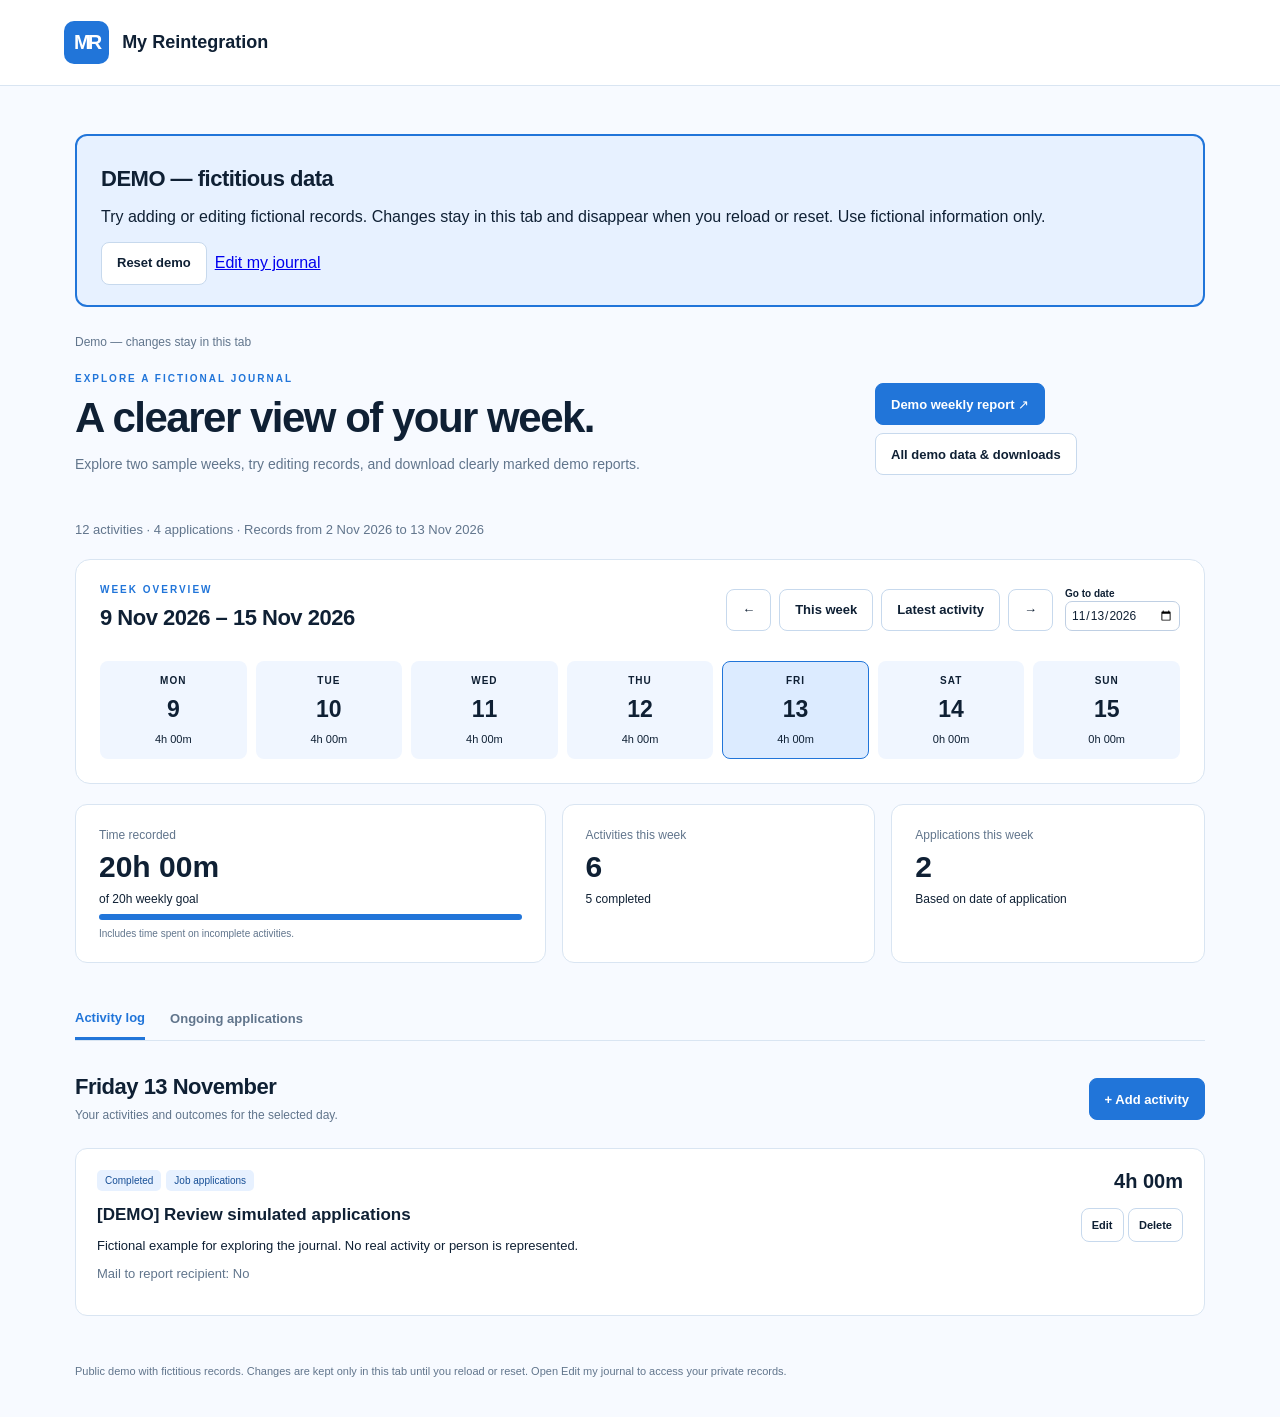
<file: index.html>
<!doctype html><html lang="en"><head><meta charset="utf-8"><meta name="viewport" content="width=device-width, initial-scale=1"><meta name="referrer" content="no-referrer"><meta name="description" content="Try a reintegration journal with fictional example data. The real journal is private."><title>My Reintegration</title><link rel="stylesheet" href="style.css?v=4.0"><script src="google-config.js?v=4.0" defer></script><script src="google-store.js?v=4.0" defer></script><script src="guest-store.js?v=4.0" defer></script><script src="demo-store.js?v=4.0" defer></script><script src="excel-export.js?v=4.0" defer></script><script src="app.js?v=4.1" defer></script><script src="access-admin.js?v=4.0" defer></script><script src="guest-view.js?v=4.0" defer></script><script src="demo-view.js?v=4.0" defer></script></head><body>
<header><a class="brand" href="./?edit=1"><span class="brandmark">M<span>R</span></span> My Reintegration</a><div class="actions"><button id="shareView">Share private access</button><button id="settings">Settings & backup</button></div></header>
<main><div class="sync-bar"><span id="syncStatus" role="status" aria-live="polite">Sign in to Google</span><div class="actions"><button id="connect">Connect Google</button><button id="refresh" hidden>Refresh</button><button id="signout" hidden>Sign out</button><button id="retry" hidden>Retry pending save</button><button id="pendingBackup" hidden>Export pending backup</button><button id="resolvePending" hidden>Review conflict</button></div></div><div class="intro"><div><p class="eyebrow">YOUR PERSONAL WORK JOURNAL</p><h1>A clearer view of your week.</h1><p class="muted">Record your activities, keep track of applications, and share your progress.</p></div><div class="actions"><button class="primary" id="report">Weekly report ↗</button><button id="allData">All data & downloads</button></div></div>
<div id="loadMessage" class="load-message" role="status" hidden></div><p id="dataSummary" class="data-summary" aria-live="polite"></p><section class="week-panel"><div class="week-top"><div><p class="eyebrow">WEEK OVERVIEW</p><h2 id="weekTitle"></h2></div><div class="actions"><button id="prev" aria-label="Previous week">←</button><button id="today">This week</button><button id="latest">Latest activity</button><button id="next" aria-label="Next week">→</button><label class="jump">Go to date<input type="date" id="jump"></label></div></div><div id="days" class="days"></div></section>
<div class="stats"><div><span class="muted">Time recorded</span><strong id="total"></strong><span id="goalText"></span><progress id="progress" max="100" value="0"></progress><small>Includes time spent on incomplete activities.</small></div><div><span class="muted">Activities this week</span><strong id="count"></strong><span id="completed"></span></div><div><span class="muted">Applications this week</span><strong id="appCount"></strong><span>Based on date of application</span></div></div>
<nav class="tabs" aria-label="Journal views"><button id="activityTab" class="active">Activity log</button><button id="applicationTab">Ongoing applications</button></nav>
<section><div class="section-head"><div><h2 id="sectionTitle"></h2><p class="muted" id="sectionHint"></p></div><button class="primary" id="add">+ Add activity</button></div><div id="records"></div></section>
<footer><span class="dot"></span> Your Google Sheet holds your confirmed records. Local drafts and pending changes help recover interrupted work.<br>Google sign-in is required. Sharing stays under your control. No analytics or automatic email sending.</footer></main>
<dialog id="editor"><form id="editForm"><div class="dialog-head"><h2 id="editTitle"></h2><button type="button" data-close="editor" aria-label="Close editor">✕</button></div><div id="fields" class="form-grid"></div><p class="muted small" id="draftStatus">Draft changes are saved locally as you type.</p><div class="dialog-actions"><button type="button" id="discard">Discard draft</button><button class="primary" type="submit">Save record</button></div></form></dialog>
<dialog id="preferences"><form id="settingsForm"><div class="dialog-head"><h2>Settings & backup</h2><button type="button" data-close="preferences" aria-label="Close settings">✕</button></div><label>Weekly goal (hours)<input name="goal" type="number" min="0.25" max="168" step="0.25" required></label><label>Report recipient<input name="recipient" type="email" placeholder="Enter recipient email"></label><label>Your name (optional)<input name="name" maxlength="200"></label><p class="muted small">Settings and records are saved to your authorized Google Sheet. JSON backups contain personal records: keep them private.</p><button class="primary" type="submit">Save settings</button><hr><button type="button" id="privateAccess" hidden>Manage private access</button><hr><h3>Your data, your copy</h3><div class="actions"><button type="button" id="backup">Export JSON backup</button><label class="file-button">Import JSON backup<input id="import" type="file" accept="application/json,.json"></label><button type="button" id="legacyBackup">Export original local backup</button><button type="button" id="migrate" hidden>Migrate local records to Google</button></div><p class="small muted">Import merges records and preserves existing entries. Conflicting IDs are copied with a new ID. Existing settings are preserved. A backup is downloaded first.</p></form></dialog>
<dialog id="reportDialog"><div class="dialog-head"><div><p class="eyebrow">READY TO SHARE</p><h2 id="reportTitle">Weekly report</h2></div><button data-close="reportDialog" aria-label="Close report">✕</button></div><label class="report-scope">Report period<select id="reportScope"><option value="week">Selected week</option><option value="all">All recorded data</option></select></label><p id="reportRange" class="muted"></p><div class="actions"><button id="copy">Copy report</button><button id="pdf">Download PDF</button><button id="csv">Export CSV</button><button id="excel">Download spreadsheet</button></div><pre id="reportText"></pre><section class="email-section"><h3>Prepare your email</h3><label>To<input id="emailTo" type="email"></label><label>Subject<input id="emailSubject"></label><label>Private read-only report link<input id="emailPrivateLink" type="url" placeholder="Paste the existing private link" autocomplete="off" spellcheck="false"></label><p class="small muted">Paste the existing private link from your sharing records. It stays only in this open page, not in the public app code or browser storage. If you create a new private link in this session, it will be used automatically.</p><label>Message<textarea id="emailBody" rows="7"></textarea></label><div class="actions"><button class="primary" id="email">Open email app</button><button id="eml">Download email draft</button></div><p class="small muted">Review and send in your email app. Files are not attached automatically. The email contains only your short message and private link, never the report text. Edit the message to add a special note.</p></section></dialog>
<dialog id="accessManager"><div class="dialog-head"><h2>Private read-only access</h2><button data-close="accessManager" aria-label="Close sharing">✕</button></div><p>Share a private link with your report recipient. It allows reading and downloading every week, without editing. Anyone you give this private link to can use it until it expires or you revoke it.</p><label>Access expiry date<input id="accessExpiry" type="date" required></label><div class="actions"><button id="createPrivateLink" class="primary">Create private link</button><button id="refreshPrivateLinks">Refresh links</button></div><section id="newPrivateLink" hidden><label>New private read-only link<input id="sharedViewUrl" readonly autocomplete="off"></label><div class="actions"><button id="copyViewLink" class="primary">Copy private link</button><a id="openSharedView" target="_blank" rel="noopener noreferrer" referrerpolicy="no-referrer">Open private view ↗</a></div><p class="small muted">Copy this link now and keep it private. It is shown only during this signed-in session.</p></section><p id="accessError" role="status"></p><h3>Existing private links</h3><div id="privateLinkList"></div><p class="small muted">For your portfolio, share the public demonstration: <a id="publicDemoLink" href="./" target="_blank" rel="noopener noreferrer">Open public demo ↗</a></p></dialog><div id="toast" role="status" aria-live="polite"></div></body></html>
</file>
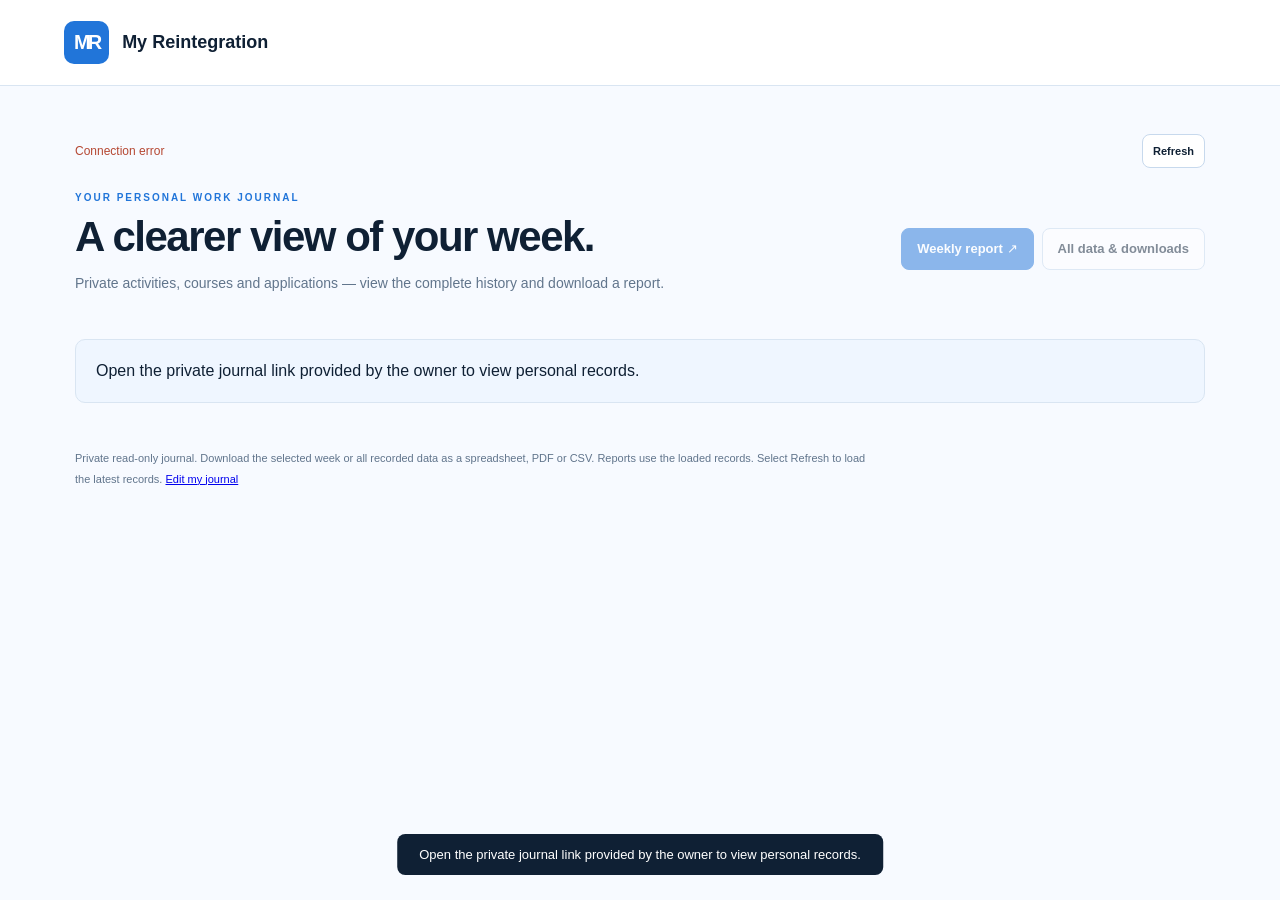
<file: apps-script-guest/View.html>
<!doctype html><html lang="en"><head><meta charset="utf-8"><meta name="viewport" content="width=device-width, initial-scale=1"><meta name="referrer" content="no-referrer"><meta name="description" content="Private read-only journal. An active private link is required."><title>My Reintegration — Private view</title><meta name="robots" content="noindex,nofollow"><base target="_top"><style>:root{font-family:"Source Sans 3",Arial,sans-serif;color:#0F2034;background:#F7FAFF;font-synthesis:none;--green:#2175D9;--line:#D9E5F2;--muted:#61758C}*{box-sizing:border-box}body{margin:0}header{min-height:86px;padding:20px max(5vw,20px);display:flex;align-items:center;justify-content:space-between;background:#fff;border-bottom:1px solid var(--line);gap:16px}.brand{display:flex;align-items:center;gap:13px;font-weight:700;color:inherit;text-decoration:none;font-size:18px}.brandmark{background:var(--green);color:#fff;padding:10px;border-radius:10px;letter-spacing:-3px;font-size:20px}.brandmark span{color:#c6e69d}main{max-width:1190px;margin:auto;padding:48px 30px 20px}h1{font-size:clamp(28px,3.4vw,42px);letter-spacing:-1.5px;line-height:1.15;margin:10px 0 14px;font-weight:650}h2{font-size:22px;letter-spacing:-.5px;margin:5px 0}h3{font-size:17px}.eyebrow{font-size:10px;font-weight:800;letter-spacing:2px;color:var(--green);margin:0 0 10px}.muted{color:var(--muted)}.intro,.week-top,.section-head,.dialog-head{display:flex;justify-content:space-between;align-items:center;gap:20px}.intro{margin-bottom:34px}.intro p.muted{font-size:14px}.primary{background:var(--green);color:#fff;border-color:var(--green)}button,.file-button{font:inherit;font-size:13px;font-weight:600;cursor:pointer;min-height:42px;border:1px solid #cdd9d1;border-radius:8px;background:#fff;color:inherit;padding:10px 15px}button.primary{background:var(--green);color:white}button:hover,.file-button:hover{filter:brightness(.95)}button:focus-visible,a:focus-visible,input:focus-visible,textarea:focus-visible,select:focus-visible{outline:3px solid #d2a444;outline-offset:3px}.week-panel{background:#fff;border:1px solid var(--line);border-radius:15px;padding:24px}.week-top{margin-bottom:25px}.actions{display:flex;gap:8px;align-items:center;flex-wrap:wrap}.jump{font-size:10px;margin:0 0 0 4px}.jump input{margin:2px 0 0;padding:5px;font-size:12px;min-height:30px}.days{display:grid;grid-template-columns:repeat(7,1fr);gap:9px}.day{display:flex;flex-direction:column;align-items:center;padding:13px 3px;background:#f7f9f5;border-color:transparent;gap:10px}.day span:first-child{text-transform:uppercase;font-size:10px;letter-spacing:1px}.day b{font-size:23px;font-weight:600}.day small{font-size:11px;font-weight:400}.day.selected{background:#e8f0e4;border-color:#97b19e}.day.is-today b{border-bottom:2px solid var(--green)}.stats{display:grid;grid-template-columns:1.5fr 1fr 1fr;gap:16px;margin:20px 0 35px}.stats>div{background:#fff;border:1px solid var(--line);border-radius:12px;padding:23px;display:flex;flex-direction:column;gap:8px}.stats strong{font-size:30px;font-weight:600}.stats span,.stats small{font-size:12px}.stats small{color:var(--muted);font-size:10px}progress{width:100%;height:6px;border:0;border-radius:8px;overflow:hidden;accent-color:var(--green)}progress::-webkit-progress-bar{background:#edf1e9}progress::-webkit-progress-value{background:var(--green)}.tabs{border-bottom:1px solid var(--line);display:flex;gap:25px;margin-bottom:28px}.tabs button{border:0;background:none;border-radius:0;color:var(--muted);padding:12px 0}.tabs button.active{color:var(--green);border-bottom:3px solid var(--green)}.section-head{margin-bottom:18px}.section-head p{font-size:12px;margin:8px 0}.empty{text-align:center;padding:48px 20px;background:#eef2eb;border:1px dashed #c8d5c6;border-radius:12px}.empty .symbol{font-size:30px;color:#70866b;margin-bottom:15px}.empty h3{margin:5px}.empty p{font-size:13px;color:var(--muted)}.record{background:white;border:1px solid var(--line);padding:21px;border-radius:12px;margin:12px 0;display:flex;justify-content:space-between;gap:20px}.record h3{margin:9px 0;white-space:pre-wrap;overflow-wrap:anywhere}.record p{font-size:13px;white-space:pre-wrap;overflow-wrap:anywhere;max-width:750px}.badge{display:inline-block;font-size:10px;background:#edf3e7;border-radius:5px;padding:5px 8px;margin:0 5px 5px 0}.badge.pending{background:#faf1de}.record-side{flex-shrink:0;text-align:right}.record-side strong{display:block;margin-bottom:15px;font-size:20px}.record-side button{min-height:34px;padding:7px 10px;font-size:11px}footer{margin:45px 0 15px;font-size:11px;line-height:1.9;color:var(--muted);max-width:800px}.dot{display:inline-block;width:7px;height:7px;background:#6b8a55;border-radius:50%;margin-right:5px}dialog{border:1px solid var(--line);border-radius:16px;padding:28px;width:min(700px,calc(100% - 24px));max-height:90vh;box-shadow:0 25px 100px #102b3830;color:inherit}dialog::backdrop{background:#123b345e;backdrop-filter:blur(3px)}.dialog-head{margin-bottom:20px}.dialog-head button{border:0;font-size:18px}.form-grid{display:grid;grid-template-columns:1fr 1fr;gap:15px}.wide{grid-column:1/-1}label{display:block;font-size:12px;font-weight:600;margin:0 0 15px}input,textarea,select{display:block;width:100%;font:inherit;font-size:14px;font-weight:400;padding:11px;border:1px solid #becdc2;border-radius:7px;background:white;color:#183d38;margin-top:7px;min-height:42px}textarea{resize:vertical;line-height:1.6}.form-grid label{margin:0}.dialog-actions{display:flex;justify-content:space-between;gap:10px;margin-top:20px}.small{font-size:12px;line-height:1.6}hr{border:0;border-top:1px solid var(--line);margin:24px 0}.file-button{margin:0}.file-button input{font-size:11px;max-width:225px}pre{white-space:pre-wrap;overflow-wrap:anywhere;font:13px/1.8 inherit;background:#f5f7f2;padding:20px;border-radius:9px;max-height:320px;overflow:auto}#toast{position:fixed;bottom:25px;left:50%;transform:translateX(-50%);background:#183d38;color:#fff;padding:13px 22px;border-radius:8px;font-size:13px;max-width:90%;z-index:10;display:none}@media(max-width:650px){header{padding:15px}.brand{font-size:14px}.brandmark{font-size:16px}header button{font-size:11px;padding:8px}main{padding:28px 16px}.intro{display:block}.intro button{margin-top:10px}.week-panel{padding:14px}.week-top{display:block}.week-top h2{font-size:19px}.week-top .actions{margin-top:16px}.days{gap:3px}.day{border-radius:6px}.day b{font-size:20px}.day span:first-child{font-size:9px;letter-spacing:0}.day small{font-size:9px}.stats{gap:8px;grid-template-columns:1fr 1fr}.stats>div{padding:15px}.stats>div:first-child{grid-column:1/-1}.stats strong{font-size:25px}.section-head{align-items:flex-start;gap:10px}.section-head h2{font-size:19px}.section-head button{padding:10px;font-size:11px;flex-shrink:0}.record{display:block;padding:16px}.record-side{display:flex;align-items:center;gap:8px;text-align:left;margin-top:15px}.record-side strong{margin:0 auto 0 0;font-size:17px}.form-grid{grid-template-columns:1fr}.wide{grid-column:auto}dialog{padding:20px}.tabs{gap:20px}.tabs button{font-size:12px}}

[hidden]{display:none!important}.sync-bar{display:flex;align-items:center;justify-content:space-between;gap:12px;margin-bottom:24px;color:var(--muted);font-size:12px}.sync-bar button{font-size:11px;min-height:34px;padding:7px 10px}#syncStatus[data-status="Connection error"]{color:#954d2d}button:disabled{opacity:.5;cursor:default}@media(max-width:650px){.sync-bar{align-items:flex-start;flex-direction:column}}

/* MY REINTEGRATION — BLUE AND WHITE PALETTE */
body{background:#F7FAFF;color:#0F2034}
.brandmark span{color:#FFFFFF}
h1,h2,h3{color:#0F2034}
button,.file-button{border-color:#C7D9ED;color:#0F2034}
button.primary,.primary{background:#2175D9;border-color:#2175D9;color:#FFFFFF}
button:focus-visible,a:focus-visible,input:focus-visible,textarea:focus-visible,select:focus-visible{outline-color:#73A9F5}
.day{background:#F0F6FF}
.day.selected{background:#DCEBFF;border-color:#2175D9}
progress::-webkit-progress-bar{background:#E4EFFC}
progress::-webkit-progress-value{background:#2175D9}
.empty{background:#EFF6FF;border-color:#C7D9ED}
.empty .symbol{color:#2175D9}
.badge{background:#E7F1FF;color:#174F96}
.badge.pending{background:#FFF1D8;color:#815A17}
dialog{background:#FFFFFF;box-shadow:0 25px 100px #0F203430}
dialog::backdrop{background:#0F20345E}
input,textarea,select{background:#FFFFFF;color:#0F2034;border-color:#BFCFE3}
pre{background:#EFF6FF;color:#0F2034}
#toast{background:#0F2034;color:#FFFFFF}
.dot{background:#2175D9}
#syncStatus[data-status="Connection error"]{color:#B54732}

.data-summary{font-size:13px;color:var(--muted);margin:0 0 18px;line-height:1.6}
.load-message{padding:18px 20px;margin-bottom:24px;background:#EFF6FF;border:1px solid var(--line);border-radius:10px;line-height:1.6}
.guest-view #connect,.guest-view #signout,.guest-view #settings,.guest-view #editor,.guest-view #preferences,.guest-view .email-section{display:none!important}
.guest-view[data-journal-state="loading"] main>section,.guest-view[data-journal-state="loading"] .stats,.guest-view[data-journal-state="loading"] .tabs,
.guest-view[data-journal-state="unavailable"] main>section,.guest-view[data-journal-state="unavailable"] .stats,.guest-view[data-journal-state="unavailable"] .tabs{display:none}
.report-scope{max-width:340px}.intro>.actions{flex-shrink:0;max-width:330px}
@media(max-width:650px){header>.actions{justify-content:flex-end}.intro>.actions{max-width:none}.week-top>.actions{gap:6px}.week-top>.actions button{padding:8px 10px}}

/* Public demo and private access remain visually distinct. */
.demo-view [data-demo-hidden="true"]{display:none!important}
.demo-banner{padding:20px 24px;margin:0 0 28px;background:#E7F1FF;border:2px solid #2175D9;border-radius:12px;line-height:1.6}
.demo-banner strong{display:block;font-size:18px;color:#174F96}.demo-banner p{margin:8px 0}.demo-banner .actions{margin-top:12px}
#privateLinkList>div{display:flex;align-items:center;justify-content:space-between;gap:16px;padding:14px 0;border-bottom:1px solid var(--line);font-size:14px;overflow-wrap:anywhere}
#sharedViewUrl{font-size:12px}#newPrivateLink{margin-top:24px}
@media(max-width:650px){.demo-banner{padding:16px}#privateLinkList>div{align-items:flex-start;flex-direction:column}}
</style></head><body class="guest-view">
<header><a class="brand" href="./?edit=1"><span class="brandmark">M<span>R</span></span> My Reintegration</a><div class="actions"><button id="shareView">Share private access</button><button id="settings">Settings & backup</button></div></header>
<main><div class="sync-bar"><span id="syncStatus" role="status" aria-live="polite">Loading journal…</span><div class="actions"><button id="connect">Connect Google</button><button id="refresh" hidden>Refresh</button><button id="signout" hidden>Sign out</button><button id="retry" hidden>Retry pending save</button><button id="pendingBackup" hidden>Export pending backup</button><button id="resolvePending" hidden>Review conflict</button></div></div><div class="intro"><div><p class="eyebrow">YOUR PERSONAL WORK JOURNAL</p><h1>A clearer view of your week.</h1><p class="muted">Record your activities, keep track of applications, and share your progress.</p></div><div class="actions"><button class="primary" id="report">Weekly report ↗</button><button id="allData">All data & downloads</button></div></div>
<div id="loadMessage" class="load-message" role="status" hidden></div><p id="dataSummary" class="data-summary" aria-live="polite"></p><section class="week-panel"><div class="week-top"><div><p class="eyebrow">WEEK OVERVIEW</p><h2 id="weekTitle"></h2></div><div class="actions"><button id="prev" aria-label="Previous week">←</button><button id="today">This week</button><button id="latest">Latest activity</button><button id="next" aria-label="Next week">→</button><label class="jump">Go to date<input type="date" id="jump"></label></div></div><div id="days" class="days"></div></section>
<div class="stats"><div><span class="muted">Time recorded</span><strong id="total"></strong><span id="goalText"></span><progress id="progress" max="100" value="0"></progress><small>Includes time spent on incomplete activities.</small></div><div><span class="muted">Activities this week</span><strong id="count"></strong><span id="completed"></span></div><div><span class="muted">Applications this week</span><strong id="appCount"></strong><span>Based on date of application</span></div></div>
<nav class="tabs" aria-label="Journal views"><button id="activityTab" class="active">Activity log</button><button id="applicationTab">Ongoing applications</button></nav>
<section><div class="section-head"><div><h2 id="sectionTitle"></h2><p class="muted" id="sectionHint"></p></div><button class="primary" id="add">+ Add activity</button></div><div id="records"></div></section>
<footer><span class="dot"></span> Your Google Sheet holds your confirmed records. Local drafts and pending changes help recover interrupted work.<br>Google sign-in is required. Sharing stays under your control. No analytics or automatic email sending.</footer></main>
<dialog id="editor"><form id="editForm"><div class="dialog-head"><h2 id="editTitle"></h2><button type="button" data-close="editor" aria-label="Close editor">✕</button></div><div id="fields" class="form-grid"></div><p class="muted small" id="draftStatus">Draft changes are saved locally as you type.</p><div class="dialog-actions"><button type="button" id="discard">Discard draft</button><button class="primary" type="submit">Save record</button></div></form></dialog>
<dialog id="preferences"><form id="settingsForm"><div class="dialog-head"><h2>Settings & backup</h2><button type="button" data-close="preferences" aria-label="Close settings">✕</button></div><label>Weekly goal (hours)<input name="goal" type="number" min="0.25" max="168" step="0.25" required></label><label>Report recipient<input name="recipient" type="email" placeholder="Enter recipient email"></label><label>Your name (optional)<input name="name" maxlength="200"></label><p class="muted small">Settings and records are saved to your authorized Google Sheet. JSON backups contain personal records: keep them private.</p><button class="primary" type="submit">Save settings</button><hr><button type="button" id="privateAccess" hidden>Manage private access</button><hr><h3>Your data, your copy</h3><div class="actions"><button type="button" id="backup">Export JSON backup</button><label class="file-button">Import JSON backup<input id="import" type="file" accept="application/json,.json"></label><button type="button" id="legacyBackup">Export original local backup</button><button type="button" id="migrate" hidden>Migrate local records to Google</button></div><p class="small muted">Import merges records and preserves existing entries. Conflicting IDs are copied with a new ID. Existing settings are preserved. A backup is downloaded first.</p></form></dialog>
<dialog id="reportDialog"><div class="dialog-head"><div><p class="eyebrow">READY TO SHARE</p><h2 id="reportTitle">Weekly report</h2></div><button data-close="reportDialog" aria-label="Close report">✕</button></div><label class="report-scope">Report period<select id="reportScope"><option value="week">Selected week</option><option value="all">All recorded data</option></select></label><p id="reportRange" class="muted"></p><div class="actions"><button id="copy">Copy report</button><button id="pdf">Download PDF</button><button id="csv">Export CSV</button><button id="excel">Download spreadsheet</button></div><pre id="reportText"></pre><section class="email-section"><h3>Prepare your email</h3><label>To<input id="emailTo" type="email"></label><label>Subject<input id="emailSubject"></label><label>Message<textarea id="emailBody" rows="10"></textarea></label><div class="actions"><button class="primary" id="email">Open email app</button><button id="eml">Download email draft</button></div><p class="small muted">Review and send in your email app. Files are not attached automatically. For long reports, use the downloadable email draft or attach the PDF.</p></section></dialog>
<dialog id="accessManager"><div class="dialog-head"><h2>Private read-only access</h2><button data-close="accessManager" aria-label="Close sharing">✕</button></div><p>Share a private link with your report recipient. It allows reading and downloading every week, without editing. Anyone you give this private link to can use it until it expires or you revoke it.</p><label>Access expiry date<input id="accessExpiry" type="date" required></label><div class="actions"><button id="createPrivateLink" class="primary">Create private link</button><button id="refreshPrivateLinks">Refresh links</button></div><section id="newPrivateLink" hidden><label>New private read-only link<input id="sharedViewUrl" readonly autocomplete="off"></label><div class="actions"><button id="copyViewLink" class="primary">Copy private link</button><a id="openSharedView" target="_blank" rel="noopener noreferrer" referrerpolicy="no-referrer">Open private view ↗</a></div><p class="small muted">Copy this link now and keep it private. It is shown only during this signed-in session.</p></section><p id="accessError" role="status"></p><h3>Existing private links</h3><div id="privateLinkList"></div><p class="small muted">For your portfolio, share the public demonstration: <a id="publicDemoLink" href="./" target="_blank" rel="noopener noreferrer">Open public demo ↗</a></p></dialog><div id="toast" role="status" aria-live="polite"></div><script>window.MR_MODE='reader';window.MR_PUBLIC_MODE=true;</script><script>// Private read-only transport. Tokens and journal records are never persisted.
'use strict';
(()=>{
 const legacy=typeof google!=='undefined'&&!!google.script;
 // The Apps Script View has no configuration script. Demo and editor pages install
 // their own store. Real records are available only through HTMLService's RPC.
 if(window.MR_MODE!==undefined?window.MR_MODE!=='reader':window.MR_PUBLIC_MODE===false)return;
 window.JournalCloud=(()=>{
  const operations=new Set(['read','report','export.pdf','export.xlsx','export.csv','export.copy']);
  const timeoutMs=20000,retryDelayMs=600;
  const accessMessage='This private link is invalid, expired or revoked. Ask the journal owner for a new private link.';
  const setupMessage='Open the private journal link provided by the owner to view personal records.';
  let role='',identity='',epoch=0,loading=false,lastError='',status='Loading journal…',initialDate='',initialWeek='';
  const listeners=new Set(),inflight=new Map(),cancellations=new Set();
  try{localStorage.removeItem('my-reintegration-guest-access-v1')}catch{}
  if(typeof document!=='undefined')document.body?.classList.add('guest-view');
  function event(){return {status,message:lastError,role,identity,pending:false,loading}}
  function signal(next,message=''){status=next;lastError=message;listeners.forEach(f=>f(event()))}
  function failure(code,message,retryable=false){const e=Error(message);e.code=code;e.retryable=retryable;return e}
  const closed=()=>failure('CLOSED','View closed.');
  function reset(next,message=''){
   epoch++;role='';identity='';loading=false;
   for(const cancel of [...cancellations])cancel();
   inflight.clear();signal(next,message);
  }
  function disconnect(){reset('View closed')}
  function fragmentToken(hash){
   if(typeof hash!=='string'||hash.length>512)throw failure('FORBIDDEN',accessMessage);
   const values=new URLSearchParams(hash.replace(/^#/,'')).getAll('access');
   if(values.length!==1||!/^[A-Za-z0-9_-]{43}$/.test(values[0]))throw failure('FORBIDDEN',accessMessage);
   return values[0];
  }
  function locationDate(location,key){
   const valid=value=>typeof value==='string'&&/^\d{4}-\d{2}-\d{2}$/.test(value)
    &&Number.isFinite(Date.parse(value+'T12:00:00Z'))&&new Date(value+'T12:00:00Z').toISOString().slice(0,10)===value;
   const fragments=new URLSearchParams(location.hash.replace(/^#/,'')).getAll(key);
   if(fragments.length)return fragments.length===1&&valid(fragments[0])?fragments[0]:'';
   const value=location?.parameter?.[key];
   return valid(value)
    &&(!location.parameters?.[key]||location.parameters[key].length===1)?value:'';
  }
  function transport(operation,week){
   return new Promise((resolve,reject)=>{
    let settled=false,timer;
    const cancel=()=>finish(closed());
    function finish(error,result){
     if(settled)return;
     settled=true;clearTimeout(timer);cancellations.delete(cancel);
     error?reject(error):resolve(result);
    }
    try{
     if(!legacy||typeof google.script.url?.getLocation!=='function'||!google.script.run)
      throw failure('SETUP_REQUIRED',setupMessage);
     cancellations.add(cancel);
     timer=setTimeout(()=>finish(failure('TIMEOUT','The journal did not respond. Please try Refresh.',true)),timeoutMs);
     // An HTMLService iframe cannot read the address bar directly. This API reads
     // its fragment without sending the credential as an application query string.
     google.script.url.getLocation(location=>{
      if(settled)return;
      try{
       const token=fragmentToken(location?.hash);
       initialDate=locationDate(location,'date');initialWeek=locationDate(location,'week');
       google.script.run.withSuccessHandler(r=>finish(null,r))
        .withFailureHandler(()=>finish(failure('CONNECTION','Connection error. Please try Refresh.',true)))
        .guestRequest({token,operation,week});
      }catch(e){finish(e.code==='FORBIDDEN'?failure('FORBIDDEN',accessMessage):failure('CONNECTION','Connection error. Please try Refresh.',true))}
     });
    }catch(e){finish(e.code==='SETUP_REQUIRED'?failure('SETUP_REQUIRED',setupMessage):failure('CONNECTION','Connection error. Please try Refresh.',true))}
   });
  }
  function checked(response){
   // Do not echo arbitrary service messages or identifiers into the UI.
   if(response?.ok===false){
    if(response.code==='FORBIDDEN')throw failure('FORBIDDEN',accessMessage);
    if(response.code==='BUSY')throw failure('BUSY','The journal is busy. Please try Refresh.',true);
    throw failure('SERVICE_ERROR','The journal is unavailable. Please try Refresh.');
   }
   const data=response?.data;
   if(response?.ok!==true||response.role!=='reader'||data?.version!==1||!data.settings||!Array.isArray(data.activities)||!Array.isArray(data.applications))
    throw failure('INVALID_RESPONSE','The journal could not load its data. Please try Refresh.');
   return data;
  }
  function retryDelay(){
   return new Promise((resolve,reject)=>{
    const cancel=()=>{clearTimeout(timer);cancellations.delete(cancel);reject(closed())};
    const timer=setTimeout(()=>{cancellations.delete(cancel);resolve()},retryDelayMs);
    cancellations.add(cancel);
   });
  }
  function request(operation='read',week){
   if(!operations.has(operation))return Promise.reject(failure('FORBIDDEN','Read-only view. Changes are not permitted.'));
   if(operation!=='read'&&(typeof week!=='string'||!/^\d{4}-\d{2}-\d{2}$/.test(week)))
    return Promise.reject(failure('INVALID','Choose a report week before downloading.'));
   // A read always returns the complete snapshot, so navigation and refresh can share it.
   const key=operation==='read'?'read':operation+':'+week;
   if(inflight.has(key))return inflight.get(key);
   const version=epoch;
   loading=true;signal(role?'Refreshing…':'Loading journal…');
   const work=(async()=>{
    for(let attempt=0;attempt<2;attempt++){
     if(version!==epoch)throw closed();
     try{
      const data=checked(await transport(operation,week));
      if(version!==epoch)throw closed();
      role='reader';identity='link-reader';signal('Read-only view');return data;
     }catch(e){
      if(version!==epoch||e.code==='CLOSED')throw closed();
      if(attempt===0&&e.retryable){
       signal('Reconnecting…');await retryDelay();continue;
      }
      reset(e.code==='FORBIDDEN'?'Access unavailable':'Connection error',e.message);throw e;
     }
    }
   })().finally(()=>{
    if(inflight.get(key)===work)inflight.delete(key);
    if(version===epoch){loading=inflight.size>0;listeners.forEach(f=>f(event()))}
   });
   inflight.set(key,work);return work;
  }
  const forbidden=async()=>{throw failure('FORBIDDEN','Read-only view. Changes are not permitted.')};
  return {guest:true,publicLink:true,privateLink:true,connect:()=>request(),disconnect,refresh:()=>request(),authorizedRead:request,
   commit:forbidden,retry:forbidden,discardPending:forbidden,
   onStatus:f=>{listeners.add(f);f(event());return()=>listeners.delete(f)},
   get role(){return role},get identity(){return identity},get hasPending(){return false},get pendingBackup(){return null},
   get loading(){return loading},get lastError(){return lastError},get status(){return status},
   get initialDate(){return initialDate},get initialWeek(){return initialWeek}};
 })();
})();
</script><script>'use strict';
// Dependency-free OOXML writer. Inline strings are data, never executable formulas.
// Section order and headings follow the original reporting workbook (Blad1).
// The original attachment is private and is never bundled with the application.
window.JournalExcel = (()=>{
 const enc=new TextEncoder();
 const xml=s=>String(s??'').replace(/[\u0000-\u0008\u000b\u000c\u000e-\u001f]/g,'').replace(/[&<>"']/g,c=>({'&':'&amp;','<':'&lt;','>':'&gt;','"':'&quot;',"'":'&apos;'}[c]));
 const header='<?xml version="1.0" encoding="UTF-8" standalone="yes"?>';
 const ns='http:\x2f\x2fschemas.openxmlformats.org/spreadsheetml/2006/main';
 const col=i=>{let s='';for(i++;i;i=Math.floor((i-1)/26))s=String.fromCharCode(65+(i-1)%26)+s;return s};
 const day=s=>({value:(Date.parse(s+'T00:00:00Z')-Date.UTC(1899,11,30))/86400000,style:2});
 const widths=[32,18,20,15,20,24,18,25,28];
 const columnIndex=s=>[...s].reduce((n,c)=>n*26+c.charCodeAt(0)-64,0)-1;
 // Conservative wrapping for Calibri 11, including explicit line breaks. Keep
 // every original character so continuation rows can be joined without loss.
 function wrappedLines(value,width){
  const limit=Math.max(4,Math.floor(width*.85-2)),lines=[];
  const units=s=>[...s].reduce((n,c)=>n+(c==='\t'?4:/[\u2e80-\uffff]/u.test(c)?2:1),0);
  let line='',used=0;
  for(const token of String(value??'').match(/\r\n|[\r\n]|[^\S\r\n]+|\S+/gu)||[]){
   if(/^[\r\n]/.test(token)){lines.push(line+token);line='';used=0;continue}
   if(!/^\s/.test(token)&&line&&used+units(token)>limit){lines.push(line);line='';used=0}
   for(const c of token){const size=units(c);if(line&&used+size>limit){lines.push(line);line='';used=0}line+=c;used+=size}
  }
  lines.push(line);return lines;
 }
 function rowHeight(row,widthAt,isHeading){return Math.min(409.5,Math.max(isHeading?56:42,...row.map((v,j)=>typeof v==='string'?wrappedLines(v,widthAt(j)).length*15+10:0)))}
 function sheet(rows,headings,merges){
  const mergedWidths=new Map();
  for(const ref of merges){const m=ref.match(/^([A-Z]+)(\d+):([A-Z]+)\d+$/),first=columnIndex(m[1]),last=columnIndex(m[3]);mergedWidths.set(`${m[2]}:${first}`,widths.slice(first,last+1).reduce((s,w)=>s+w,0))}
  return header+`<worksheet xmlns="${ns}"><sheetPr><pageSetUpPr fitToPage="1"/></sheetPr><sheetViews><sheetView workbookViewId="0"/></sheetViews><cols>`+widths.map((w,i)=>`<col min="${i+1}" max="${i+1}" width="${w}" customWidth="1"/>`).join('')+'</cols><sheetData>'+rows.map((row,i)=>`<row r="${i+1}" ht="${rowHeight(row,j=>mergedWidths.get(`${i+1}:${j}`)||widths[j],headings.has(i+1))}" customHeight="1">`+row.map((v,j)=>{const ref=col(j)+(i+1),s=headings.has(i+1)?1:typeof v==='object'?v.style||0:0;return typeof v==='number'||v&&typeof v==='object'?`<c r="${ref}" s="${s}" t="n"><v>${typeof v==='number'?v:v.value}</v></c>`:`<c r="${ref}" s="${s}" t="inlineStr"><is><t xml:space="preserve">${xml(v)}</t></is></c>`}).join('')+'</row>').join('')+`</sheetData><mergeCells count="${merges.length}">${merges.map(ref=>`<mergeCell ref="${ref}"/>`).join('')}</mergeCells><pageMargins left="0.3" right="0.3" top="0.5" bottom="0.5" header="0.2" footer="0.2"/><pageSetup orientation="landscape" paperSize="9" fitToWidth="1" fitToHeight="0"/></worksheet>`;
 }
 const crcTable=Array.from({length:256},(_,n)=>{for(let k=0;k<8;k++)n=n&1?0xedb88320^(n>>>1):n>>>1;return n>>>0});
 function crc(data){let c=0xffffffff;for(const b of data)c=crcTable[(c^b)&255]^(c>>>8);return(c^0xffffffff)>>>0}
 function zip(files){const parts=[],central=[];let offset=0;const u16=(v,n,x)=>v.setUint16(n,x,true),u32=(v,n,x)=>v.setUint32(n,x,true);
  for(const [name,text] of Object.entries(files)){const n=enc.encode(name),d=enc.encode(text),c=crc(d),h=new Uint8Array(30+n.length),v=new DataView(h.buffer);u32(v,0,0x04034b50);u16(v,4,20);u16(v,6,0x800);u32(v,14,c);u32(v,18,d.length);u32(v,22,d.length);u16(v,26,n.length);h.set(n,30);parts.push(h,d);const z=new Uint8Array(46+n.length),w=new DataView(z.buffer);u32(w,0,0x02014b50);u16(w,4,20);u16(w,6,20);u16(w,8,0x800);u32(w,16,c);u32(w,20,d.length);u32(w,24,d.length);u16(w,28,n.length);u32(w,42,offset);z.set(n,46);central.push(z);offset+=h.length+d.length}
  const size=central.reduce((s,v)=>s+v.length,0),end=new Uint8Array(22),e=new DataView(end.buffer);u32(e,0,0x06054b50);u16(e,8,central.length);u16(e,10,central.length);u32(e,12,size);u32(e,16,offset);return new Blob([...parts,...central,end],{type:'application/vnd.openxmlformats-officedocument.spreadsheetml.sheet'})}
 function create(activities,applications,range,recipient='',options={}){
 const allDates=options.period==='all';
 const rows=[[allDates?'Reintegration Activities Log — Full record':'Reintegration Activities Log'],[range],['Ongoing Applications'],['Date of application','function','company','via','conversation','interview date','with whom (did you speak)',"contact person's phone number",'result (accepted/rejected) and reason']];
 const merges=['A1:I1','A2:I2','A3:I3'];
 // Excel limits a row to 409.5 points. Very long cells continue on the next
 // physical row; dates, statuses and duration occur once, so totals stay exact.
 function appendData(row,spans=[]){
  const widthAt=j=>{const span=spans.find(([first])=>first===j);return span?widths.slice(span[0],span[1]+1).reduce((s,w)=>s+w,0):widths[j]};
  const parts=row.map((v,j)=>{if(typeof v!=='string')return[v];const lines=wrappedLines(v,widthAt(j)),chunks=[];for(let i=0;i<lines.length;i+=23)chunks.push(lines.slice(i,i+23).join(''));return chunks});
  const count=Math.max(...parts.map(p=>p.length));
  for(let i=0;i<count;i++){rows.push(parts.map(p=>p[i]??''));for(const [first,last] of spans)merges.push(`${col(first)}${rows.length}:${col(last)}${rows.length}`)}
 }
 applications.forEach(r=>appendData([day(r.date),r.function,r.company,r.via,r.conversation,r.interview?day(r.interview):'',r.withWhom,r.phone,r.result]));
 while(rows.length<16)rows.push([]);
 const section=rows.length+1;rows.push(['Activity']);
 rows.push(['What activity did you do?','Date','What was the result/outcome of this activity for you?','','','Result (Completed Yes or No)','Duration',recipient?'Mail to '+recipient:'Mail to report recipient','']);
 const start=rows.length+1;
 const activitySpans=[[2,4],[7,8]];
 merges.push(`A${section}:I${section}`,`C${section+1}:E${section+1}`,`H${section+1}:I${section+1}`);
 activities.forEach(r=>appendData([r.activity,day(r.date),r.outcome,'','',r.completed,{value:r.minutes/1440,style:3},r.mail,''],activitySpans));
 while(rows.length<start+11){rows.push([]);for(const [first,last] of activitySpans)merges.push(`${col(first)}${rows.length}:${col(last)}${rows.length}`)}
 rows.push([allDates?'Total recorded hours':'Total weekly hours','','','','','',{value:activities.reduce((s,r)=>s+r.minutes,0)/1440,style:3}]);
 if(!allDates){rows.push(['','Mail every Friday before 1700 hours']);merges.push(`B${rows.length}:I${rows.length}`)}
 if(recipient){rows.push(['',recipient]);merges.push(`B${rows.length}:I${rows.length}`)}
 const headings=new Set([1,3,4,section,section+1]);
 return zip({
 '[Content_Types].xml':header+'<Types xmlns="http:\x2f\x2fschemas.openxmlformats.org/package/2006/content-types"><Default Extension="rels" ContentType="application/vnd.openxmlformats-package.relationships+xml"/><Default Extension="xml" ContentType="application/xml"/><Override PartName="/xl/workbook.xml" ContentType="application/vnd.openxmlformats-officedocument.spreadsheetml.sheet.main+xml"/><Override PartName="/xl/styles.xml" ContentType="application/vnd.openxmlformats-officedocument.spreadsheetml.styles+xml"/><Override PartName="/xl/worksheets/sheet1.xml" ContentType="application/vnd.openxmlformats-officedocument.spreadsheetml.worksheet+xml"/></Types>',
 '_rels/.rels':header+'<Relationships xmlns="http:\x2f\x2fschemas.openxmlformats.org/package/2006/relationships"><Relationship Id="rId1" Type="http:\x2f\x2fschemas.openxmlformats.org/officeDocument/2006/relationships/officeDocument" Target="xl/workbook.xml"/></Relationships>',
 'xl/workbook.xml':header+`<workbook xmlns="${ns}" xmlns:r="http:\x2f\x2fschemas.openxmlformats.org/officeDocument/2006/relationships"><sheets><sheet name="Blad1" sheetId="1" r:id="rId1"/></sheets><definedNames><definedName name="_xlnm.Print_Area" localSheetId="0">'Blad1'!$A$1:$I$${rows.length}</definedName></definedNames></workbook>`,
 'xl/_rels/workbook.xml.rels':header+'<Relationships xmlns="http:\x2f\x2fschemas.openxmlformats.org/package/2006/relationships"><Relationship Id="rId1" Type="http:\x2f\x2fschemas.openxmlformats.org/officeDocument/2006/relationships/worksheet" Target="worksheets/sheet1.xml"/><Relationship Id="rId3" Type="http:\x2f\x2fschemas.openxmlformats.org/officeDocument/2006/relationships/styles" Target="styles.xml"/></Relationships>',
 'xl/styles.xml':header+`<styleSheet xmlns="${ns}"><numFmts count="2"><numFmt numFmtId="164" formatCode="dd/mm/yyyy"/><numFmt numFmtId="165" formatCode="[h]:mm"/></numFmts><fonts count="2"><font><sz val="11"/><name val="Calibri"/></font><font><b/><sz val="11"/><name val="Calibri"/></font></fonts><fills count="3"><fill><patternFill patternType="none"/></fill><fill><patternFill patternType="gray125"/></fill><fill><patternFill patternType="solid"><fgColor rgb="FFE8EEE8"/><bgColor indexed="64"/></patternFill></fill></fills><borders count="1"><border/></borders><cellStyleXfs count="1"><xf/></cellStyleXfs><cellXfs count="4"><xf fontId="0" fillId="0" borderId="0" xfId="0" applyAlignment="1"><alignment vertical="top" wrapText="1"/></xf><xf fontId="1" fillId="2" borderId="0" xfId="0" applyAlignment="1"><alignment vertical="top" wrapText="1"/></xf><xf numFmtId="164" fontId="0" fillId="0" borderId="0" xfId="0" applyNumberFormat="1" applyAlignment="1"><alignment vertical="top"/></xf><xf numFmtId="165" fontId="0" fillId="0" borderId="0" xfId="0" applyNumberFormat="1" applyAlignment="1"><alignment vertical="top"/></xf></cellXfs><cellStyles count="1"><cellStyle name="Normal" xfId="0" builtinId="0"/></cellStyles></styleSheet>`,
 'xl/worksheets/sheet1.xml':sheet(rows,headings,merges)});
 }
 return {create};
})();
</script><script>'use strict';
const $=s=>document.querySelector(s), KEY='my-reintegration-v1', DRAFT='my-reintegration-draft-v1';
const categories=['Job searching','CV and cover letter preparation','Job applications','Dutch language study','Online training','Networking','Interviews','Other reintegration activities'];
const empty=()=>({version:1,settings:{goal:20,recipient:'',name:''},activities:[],applications:[]});
let state=empty(), view='activities', editing=null, timer, reportScope='week';
const cloud=window.JournalCloud; let saveBusy=false;
const canEdit=()=>cloud.role==='owner'||cloud.role==='editor';
const iso=d=>`${d.getFullYear()}-${String(d.getMonth()+1).padStart(2,'0')}-${String(d.getDate()).padStart(2,'0')}`;
const date=s=>new Date(s+'T12:00:00');
const plus=(s,n)=>{let d=date(s);d.setDate(d.getDate()+n);return iso(d)};
const monday=s=>plus(s,-((date(s).getDay()+6)%7));
let selected=iso(new Date()), week=monday(selected);
const fmt=(s,opts={day:'numeric',month:'short',year:'numeric'})=>date(s).toLocaleDateString('en-GB',opts);
const range=()=>`${fmt(week)} – ${fmt(plus(week,6))}`;
const duration=m=>`${Math.floor(m/60)}h ${String(m%60).padStart(2,'0')}m`;
const esc=s=>String(s??'').replace(/[&<>"']/g,c=>({'&':'&amp;','<':'&lt;','>':'&gt;','"':'&quot;',"'":'&#39;'}[c]));
function toast(message){$('#toast').textContent=message;$('#toast').style.display='block';clearTimeout(timer);timer=setTimeout(()=>$('#toast').style.display='none',6500)}
function validDate(s){return typeof s==='string'&&/^\d{4}-\d{2}-\d{2}$/.test(s)&&!isNaN(date(s))&&iso(date(s))===s}
function validate(data){
 if(!data||data.version!==1||!data.settings||!Array.isArray(data.activities)||!Array.isArray(data.applications))throw Error('This is not a supported backup.');
 const st=data.settings;if(!Number.isFinite(st.goal)||st.goal<.25||st.goal>168||typeof st.recipient!=='string'||typeof st.name!=='string'||/[\r\n]/.test(st.recipient))throw Error('Invalid backup settings.');
 const fields={activities:['activity','outcome','category','completed','mail'],applications:['function','company','via','conversation','interview','withWhom','phone','result']};
 for(const kind of Object.keys(fields)){const ids=new Set();for(const r of data[kind]){if(!r||typeof r.id!=='string'||ids.has(r.id)||!validDate(r.date)||fields[kind].some(k=>typeof r[k]!=='string'||r[k].length>50000))throw Error('Invalid or duplicate record in backup.');ids.add(r.id);if(kind==='activities'&&(!r.activity.trim()||!Number.isSafeInteger(r.minutes)||r.minutes<0||r.minutes>10080||!['Yes','No'].includes(r.completed)||!['Yes','No'].includes(r.mail)))throw Error('Invalid activity in backup.');if(kind==='applications'&&(!r.function.trim()||!r.company.trim()||(r.interview&&!validDate(r.interview))))throw Error('Invalid application in backup.');}}
 return JSON.parse(JSON.stringify(data));
}
async function persist(next){
 try { if(saveBusy)throw Error('A save is in progress.');saveBusy=true;const confirmed=await cloud.commit(next);state=validate(confirmed);return true }
 catch(e){toast(e.message);return false}finally{saveBusy=false;render()}
}
function accessUI(){
 const connected=!!cloud.role,writable=canEdit()&&!saveBusy&&!cloud.hasPending;
 $('#add').hidden=!writable;
 document.querySelectorAll('[data-edit],[data-delete],#emptyAdd').forEach(b=>b.hidden=!writable);
 $('#report').disabled=!connected;$('#allData').disabled=!connected;$('#shareView').disabled=!connected;
 $('#settingsForm button[type="submit"]').hidden=!writable;
 for(const k of ['goal','recipient','name'])$('#settingsForm').elements[k].disabled=!writable;
 $('#import').disabled=!writable;
 $('#backup').disabled=!connected;
 $('#signout').hidden=!!cloud.publicLink||!connected;$('#refresh').hidden=!(connected||cloud.publicLink);
 $('#connect').hidden=!!cloud.publicLink;
 $('#connect').textContent=connected?'Switch Google account':'Connect Google';
 if(cloud.publicLink){const box=$('#records .empty');if(box){box.querySelector('h3').textContent=view==='activities'?'No activities recorded.':'No applications recorded.';box.querySelector('p').textContent=view==='activities'?'There are no activities for the selected day.':'Applications will appear here when recorded.';box.querySelector('.symbol').textContent='—'}}
 $('#retry').hidden=!cloud.hasPending;$('#pendingBackup').hidden=!cloud.hasPending;$('#resolvePending').hidden=!cloud.hasPending;
 $('#migrate').hidden=!canEdit();
}
function allDates(){return [...state.activities,...state.applications].map(r=>r.date).sort()}
function latestDate(){return allDates().at(-1)||iso(new Date())}
function exportRows(kind){return reportScope==='all'?[...state[kind]].sort((a,b)=>a.date.localeCompare(b.date)):weekRecords(kind)}
function exportRange(){const dates=allDates();return (cloud.demo?'DEMO — fictional records — ':'')+(reportScope==='all'?(dates.length?`${fmt(dates[0])} – ${fmt(dates.at(-1))}`:'No recorded data'):range())}
function exportFilename(){return (cloud.demo?'demo-':'')+(reportScope==='all'?'reintegration-all-data':`reintegration-${week}`)}
function updateDataSummary(){const dates=allDates();$('#dataSummary').textContent=cloud.role&&dates.length?`${state.activities.length} activities · ${state.applications.length} applications · Records from ${fmt(dates[0])} to ${fmt(dates.at(-1))}`:'';$('#latest').disabled=!cloud.role||!dates.length;}
function weekRecords(kind){return state[kind].filter(r=>r.date>=week&&r.date<=plus(week,6)).sort((a,b)=>a.date.localeCompare(b.date))}
function render(){const acts=weekRecords('activities'),apps=weekRecords('applications'),minutes=acts.reduce((s,r)=>s+r.minutes,0);$('#weekTitle').textContent=range();$('#jump').value=selected;$('#days').innerHTML=Array.from({length:7},(_,i)=>{const d=plus(week,i),m=acts.filter(r=>r.date===d).reduce((s,r)=>s+r.minutes,0);return `<button class="day ${selected===d?'selected':''} ${iso(new Date())===d?'is-today':''}" aria-pressed="${selected===d}" data-day="${d}" aria-label="${fmt(d)}, ${duration(m)}"><span>${fmt(d,{weekday:'short'})}</span><b>${date(d).getDate()}</b><small>${duration(m)}</small></button>`}).join('');$('#total').textContent=duration(minutes);$('#goalText').textContent=`of ${state.settings.goal}h weekly goal`;$('#progress').value=Math.min(100,minutes/(state.settings.goal*60)*100);$('#progress').setAttribute('aria-label','Weekly goal progress');$('#count').textContent=acts.length;$('#completed').textContent=`${acts.filter(r=>r.completed==='Yes').length} completed`;$('#appCount').textContent=apps.length;
 $('#activityTab').classList.toggle('active',view==='activities');$('#applicationTab').classList.toggle('active',view==='applications');$('#sectionTitle').textContent=view==='activities'?fmt(selected,{weekday:'long',day:'numeric',month:'long'}):'Ongoing applications';$('#sectionHint').textContent=view==='activities'?'Your activities and outcomes for the selected day.':'All applications, across every week. Reports include the selected week only.';$('#add').textContent=view==='activities'?'+ Add activity':'+ Add application';
 const rows=view==='activities'?state.activities.filter(r=>r.date===selected):[...state.applications].sort((a,b)=>b.date.localeCompare(a.date));$('#records').innerHTML=rows.length?rows.map(r=>`<article class="record"><div>${view==='activities'?`<span class="badge ${r.completed==='No'?'pending':''}">${r.completed==='Yes'?'Completed':'In progress'}</span>${r.category?`<span class="badge">${esc(r.category)}</span>`:''}<h3>${esc(r.activity)}</h3><p>${esc(r.outcome||'No outcome recorded yet.')}</p><p class="muted">Mail to report recipient: ${r.mail}</p>`:`<span class="badge">Applied ${fmt(r.date)}</span><h3>${esc(r.function)} · ${esc(r.company)}</h3><p>${esc(r.result||'Awaiting a result')}</p><p class="muted">Via: ${esc(r.via||'—')}<br>Conversation: ${esc(r.conversation||'—')}<br>Interview date: ${r.interview?fmt(r.interview):'—'}<br>With whom: ${esc(r.withWhom||'—')}<br>Contact phone: ${esc(r.phone||'—')}</p>`}</div><div class="record-side">${view==='activities'?`<strong>${duration(r.minutes)}</strong>`:''}<button data-edit="${esc(r.id)}">Edit</button> <button data-delete="${esc(r.id)}">Delete</button></div></article>`).join(''):`<div class="empty"><div class="symbol" aria-hidden="true">＋</div><h3>${view==='activities'?'A little space for your progress.':'Your next opportunity starts here.'}</h3><p>${view==='activities'?'Add an activity to start your record for this day.':'Add an application to keep the details together.'}</p><button id="emptyAdd">${view==='activities'?'Add your first activity':'Add your first application'}</button></div>`;
 updateDataSummary();accessUI();
}
const textField=(name,label,value='',type='text',required=false,wide=false)=>`<label class="${wide?'wide':''}">${label}<input name="${name}" type="${type}" value="${esc(value)}" ${required?'required':''} maxlength="5000"></label>`;
const area=(name,label,value='',required=false)=>`<label class="wide">${label}<textarea name="${name}" rows="3" maxlength="20000" ${required?'required':''}>${esc(value)}</textarea></label>`;
const select=(name,label,values,value)=>`<label>${label}<select name="${name}">${values.map(v=>`<option ${v===value?'selected':''} value="${esc(v)}">${esc(v||'No category')}</option>`).join('')}</select></label>`;
function openEditor(record=null){if(!canEdit())return toast('Connect with an authorized editing account to make changes.');if(cloud.hasPending)return toast('Resolve the pending save before editing.');editing={kind:view,id:record?.id||null,key:DRAFT+'-'+encodeURIComponent(cloud.identity)+'-'+view+'-'+(record?.id||selected)};let r=record||{date:selected,completed:'No',mail:'No',minutes:0};let draft;if(!cloud.demo)try{draft=JSON.parse(localStorage.getItem(editing.key));}catch{}if(draft&&draft.kind===view&&draft.id===editing.id&&confirm('Restore your unfinished draft?'))r=draft.values;
 $('#editTitle').textContent=`${editing.id?'Edit':'Add'} ${view==='activities'?'activity':'application'}`;
 $('#fields').innerHTML=view==='activities'?area('activity','What activity did you do?',r.activity,true)+textField('date','Date',r.date,'date',true)+select('category','Category (optional)',['',...categories,...(r.category&&!categories.includes(r.category)?[r.category]:[])],r.category||'')+area('outcome','What was the result/outcome of this activity for you?',r.outcome)+select('completed','Result (Completed Yes or No)',['No','Yes'],r.completed)+select('mail','Mail to report recipient (Yes or No)',['No','Yes'],r.mail)+`<label>Duration — hours<input name="hours" type="number" min="0" max="168" step="1" required value="${r.hours??Math.floor(r.minutes/60)}"></label><label>Duration — minutes<input name="mins" type="number" min="0" max="59" step="1" required value="${r.mins??r.minutes%60}"></label>`:textField('date','Date of application',r.date,'date',true)+textField('function','Function',r.function,'text',true)+textField('company','Company',r.company,'text',true)+textField('via','Via',r.via)+area('conversation','Conversation',r.conversation)+textField('interview','Interview date',r.interview,'date')+textField('withWhom','With whom (did you speak)',r.withWhom)+textField('phone',"Contact person's phone number",r.phone,'tel',false,true)+area('result','Result (accepted/rejected) and reason',r.result);
 $('#editor').showModal();
}
$('#editForm').addEventListener('input',()=>{if(cloud.demo){$('#draftStatus').textContent='Demo changes last only while this page is open.';return}try{localStorage.setItem(editing.key,JSON.stringify({...editing,values:Object.fromEntries(new FormData($('#editForm')))}));$('#draftStatus').textContent='Draft saved in this browser.'}catch{$('#draftStatus').textContent='Draft could not be saved. Keep this window open.'}});
$('#editForm').onsubmit=async e=>{e.preventDefault();let r=Object.fromEntries(new FormData(e.target));r.id=editing.id||editing.newId||(editing.newId=crypto.randomUUID());if(editing.kind==='activities'){r.minutes=Number(r.hours)*60+Number(r.mins);delete r.hours;delete r.mins}const next=structuredClone(state),i=next[editing.kind].findIndex(x=>x.id===r.id);i>=0?next[editing.kind][i]=r:next[editing.kind].push(r);try{validate(next)}catch(err){toast(err.message);return}if(await persist(next)){if(!cloud.demo)localStorage.removeItem(editing.key);selected=r.date;week=monday(selected);$('#editor').close();render();toast('Record saved.')}};
$('#discard').onclick=()=>{if(confirm('Discard this unfinished draft? Saved records will stay unchanged.')){if(!cloud.demo)localStorage.removeItem(editing.key);$('#editor').close()}};
$('#records').onclick=async e=>{const b=e.target.closest('button');if(!b)return;if(b.id==='emptyAdd')return openEditor();if(b.dataset.edit)openEditor(state[view].find(r=>r.id===b.dataset.edit));if(b.dataset.delete&&canEdit()&&confirm('Delete this record?')){const next=structuredClone(state);next[view]=next[view].filter(r=>r.id!==b.dataset.delete);if(await persist(next)){render();toast('Record deleted.')}}};
$('#days').onclick=e=>{const b=e.target.closest('[data-day]');if(b){selected=b.dataset.day;view='activities';render()}};
$('#latest').onclick=()=>{selected=latestDate();week=monday(selected);view='activities';render()};
$('#prev').onclick=()=>{week=plus(week,-7);selected=plus(selected,-7);render()};$('#next').onclick=()=>{week=plus(week,7);selected=plus(selected,7);render()};$('#today').onclick=()=>{selected=iso(new Date());week=monday(selected);render()};$('#jump').onchange=e=>{if(validDate(e.target.value)){selected=e.target.value;week=monday(selected);render()}};$('#activityTab').onclick=()=>{view='activities';render()};$('#applicationTab').onclick=()=>{view='applications';render()};$('#add').onclick=()=>openEditor();document.querySelectorAll('[data-close]').forEach(b=>b.onclick=()=>{if(b.dataset.close==='reportDialog')clearPreparedDownload();$('#'+b.dataset.close).close()});
$('#settings').onclick=()=>{for(const k of ['goal','recipient','name'])$('#settingsForm').elements[k].value=state.settings[k];$('#preferences').showModal()};$('#settingsForm').onsubmit=async e=>{e.preventDefault();const next=structuredClone(state);next.settings=Object.fromEntries(new FormData(e.target));next.settings.goal=Number(next.settings.goal);if(await persist(next)){$('#preferences').close();render();toast('Settings saved.')}};
let preparedDownload=null;
function clearPreparedDownload(){
 const current=preparedDownload;preparedDownload=null;if(!current)return;
 clearTimeout(current.timeout);current.link.removeAttribute('href');current.container.remove();URL.revokeObjectURL(current.url);
}
function download(content,name,type){
 clearPreparedDownload();
 const a=document.createElement('a'),url=URL.createObjectURL(new Blob([content],{type}));a.href=url;a.download=name;
 if(cloud.privateLink&&cloud.role==='reader'&&$('#reportDialog').open){
  const container=document.createElement('p');container.id='preparedDownload';container.className='small';container.setAttribute('role','status');
  a.textContent='Save file';a.setAttribute('aria-label','Save file '+name);
  container.append(document.createTextNode('Download prepared. '),a);$('#reportText').before(container);
  preparedDownload={url,link:a,container,timeout:setTimeout(clearPreparedDownload,5*60*1000)};
  a.click();return;
 }
 a.hidden=true;document.body.appendChild(a);a.click();a.remove();setTimeout(()=>URL.revokeObjectURL(url),30000);
}
$('#reportDialog').addEventListener('close',()=>{if(!$('#reportDialog').open)clearPreparedDownload()});
$('#reportDialog').addEventListener('cancel',clearPreparedDownload);
window.addEventListener('pagehide',clearPreparedDownload);
const backup=()=>download(JSON.stringify(state,null,2),`my-reintegration-backup-${iso(new Date())}.json`,'application/json');$('#backup').onclick=backup;
function comparable(r){return JSON.stringify(Object.fromEntries(Object.entries(r).filter(([k])=>!['createdAt','updatedAt'].includes(k)).sort(([a],[b])=>a.localeCompare(b))))}
async function migrationId(r){const bytes=new TextEncoder().encode(comparable(r));return 'migrated-'+Array.from(new Uint8Array(await crypto.subtle.digest('SHA-256',bytes)),b=>b.toString(16).padStart(2,'0')).join('').slice(0,48)}
async function mergeBackup(incoming){
 if(!canEdit())throw Error('Connect with an authorized editing account to import records.');
 validate(incoming);backup();
 let added=0,skipped=0;
 for(const kind of ['activities','applications'])for(const row of incoming[kind]){
  const next=structuredClone(state);let r=structuredClone(row);const existing=next[kind].find(x=>x.id===r.id);
  if(existing&&comparable(existing)===comparable(r)){skipped++;continue}
  if(existing)r.id=await migrationId(r);
  const duplicate=next[kind].find(x=>x.id===r.id);
  if(duplicate){if(comparable(duplicate)!==comparable(r))throw Error('A migration ID conflict requires review. All originals remain intact.');skipped++;continue}
  next[kind].push(r);if(!await persist(next))throw Error('Import paused. Confirm the pending save, then import this same backup again. Previously imported records will be skipped.');added++;
 }
 // Verify server readback before declaring migration complete. Never delete legacy storage.
 state=validate(await cloud.refresh());
 for(const kind of ['activities','applications'])for(const r of incoming[kind]){
  const direct=state[kind].find(x=>x.id===r.id);if(direct&&comparable(direct)===comparable(r))continue;
  const id=await migrationId(r),copy=state[kind].find(x=>x.id===id);
  if(!copy||comparable(copy)!==comparable({...r,id}))throw Error('Verification incomplete. Keep the original backup.');
 }
 render();toast(`Import verified in Google Sheets: ${added} added, ${skipped} already present. Existing settings and local originals preserved.`);
}
$('#import').onchange=async e=>{const f=e.target.files[0];if(!f)return;try{if(f.size>10*1024*1024)throw Error('Backup exceeds 10 MB.');const next=validate(JSON.parse(await f.text()));if(confirm(`Merge ${next.activities.length} activities and ${next.applications.length} applications into Google Sheets? Existing records and settings will be preserved.`))await mergeBackup(next)}catch(err){toast('Import: '+err.message)}finally{e.target.value=''}};
function reportText(){const acts=exportRows('activities'),apps=exportRows('applications');let lines=[...(cloud.demo?['DEMONSTRATION — FICTIONAL DATA. NOT A PERSONAL REPORT.','']:[]),reportScope==='all'?'RE-INTEGRATION ACTIVITIES REPORT — ALL RECORDED DATA':'WEEKLY RE-INTEGRATION ACTIVITIES REPORT',exportRange(),...(state.settings.name?[state.settings.name]:[]),'','ACTIVITY LOG'];if(!acts.length)lines.push(reportScope==='all'?'No activities recorded.':'No activities recorded for this week.');for(const r of acts)lines.push('',fmt(r.date,{weekday:'long',day:'numeric',month:'long',year:'numeric'}),r.activity,...(r.category?['Category: '+r.category]:[]),'Outcome: '+(r.outcome||'Not recorded'),'Completed: '+r.completed,'Duration: '+duration(r.minutes),'Mail to report recipient: '+r.mail);lines.push('','TOTAL TIME: '+duration(acts.reduce((s,r)=>s+r.minutes,0)),...(reportScope==='all'?[]:['Weekly goal: '+state.settings.goal+' hours']),'Recorded time includes incomplete activities.','',reportScope==='all'?'APPLICATIONS — ALL RECORDED DATA':'ONGOING APPLICATIONS — APPLIED THIS WEEK');if(!apps.length)lines.push(reportScope==='all'?'No applications recorded.':'No applications recorded for this week.');for(const r of apps)lines.push('',`Date of application: ${fmt(r.date)}`,`Function: ${r.function}`,`Company: ${r.company}`,`Via: ${r.via||'Not recorded'}`,`Conversation: ${r.conversation||'Not recorded'}`,`Interview date: ${r.interview?fmt(r.interview):'Not recorded'}`,`With whom (did you speak): ${r.withWhom||'Not recorded'}`,`Contact person's phone number: ${r.phone||'Not recorded'}`,`Result (accepted/rejected) and reason: ${r.result||'Not recorded'}`);return lines.join('\n')}
function fillReport(){clearPreparedDownload();const text=reportText();$('#reportTitle').textContent=reportScope==='all'?'All recorded data':'Weekly report';$('#reportScope').value=reportScope;$('#reportRange').textContent=exportRange();$('#reportText').textContent=text;$('#emailTo').value=state.settings.recipient;$('#emailSubject').value=`Re-integration Activities Report – ${exportRange()}`;$('#emailBody').value=`Hello,\n\nPlease find below my re-integration activities report for ${exportRange()}.\n\n${text}\n\nPlease let me know if you need any further information.\n\nKind regards,\n${state.settings.name}`;}
function openReport(scope='week'){reportScope=scope;fillReport();$('#reportDialog').showModal()}
$('#report').onclick=()=>openReport('week');$('#allData').onclick=()=>openReport('all');
$('#reportScope').onchange=e=>{reportScope=e.target.value==='all'?'all':'week';fillReport()};
$('#copy').onclick=async()=>{try{await navigator.clipboard.writeText(reportText());toast('Report copied.')}catch{const selection=window.getSelection(),r=document.createRange();r.selectNodeContents($('#reportText'));selection.removeAllRanges();selection.addRange(r);toast('Clipboard unavailable. Report selected — copy it manually.')}};
function csvCell(v){let s=String(v??'');if(/^[\s]*[=+@-]/.test(s))s="'"+s;return '"'+s.replace(/"/g,'""')+'"'}
function csv(){const headers=['Record type','Date','What activity did you do?','Category','What was the result/outcome of this activity for you?','Result (Completed Yes or No)','Duration (hours and minutes)','Duration (minutes)','Mail to report recipient (Yes or No)','Function','Company','Via','Conversation','Interview date','With whom (did you speak)',"Contact person's phone number",'Result (accepted/rejected) and reason'];const rows=[...(cloud.demo?[['DEMONSTRATION — FICTIONAL DATA. NOT A PERSONAL REPORT.']]:[]),headers,...exportRows('activities').map(r=>['Activity',r.date,r.activity,r.category,r.outcome,r.completed,duration(r.minutes),r.minutes,r.mail]),...exportRows('applications').map(r=>['Application',r.date,'','','','','','','',r.function,r.company,r.via,r.conversation,r.interview,r.withWhom,r.phone,r.result])];rows.push([reportScope==='all'?'Total recorded time':'Weekly total',reportScope==='all'?'':week,'','','','',duration(exportRows('activities').reduce((s,r)=>s+r.minutes,0)),exportRows('activities').reduce((s,r)=>s+r.minutes,0)]);return '\uFEFF'+rows.map(r=>Array.from({length:headers.length},(_,i)=>csvCell(r[i])).join(',')).join('\r\n')}
$('#csv').onclick=()=>download(csv(),exportFilename()+'.csv','text/csv;charset=utf-8');
function emailValues(){const to=$('#emailTo');if(!to.value||!to.checkValidity()||/[\r\n]/.test(to.value)){toast('Enter a valid recipient email address.');to.focus();return null}return{to:to.value,subject:$('#emailSubject').value.replace(/[\r\n]/g,' '),body:$('#emailBody').value}}
$('#email').onclick=()=>{const v=emailValues();if(v)location.href=`mailto:${encodeURIComponent(v.to)}?subject=${encodeURIComponent(v.subject)}&body=${encodeURIComponent(v.body)}`};
$('#eml').onclick=()=>{const v=emailValues();if(!v)return;const b64=s=>btoa(Array.from(new TextEncoder().encode(s),b=>String.fromCharCode(b)).join(''));const body=b64(v.body).match(/.{1,76}/g)?.join('\r\n')||'';download(`To: ${v.to}\r\nSubject: =?UTF-8?B?${b64(v.subject)}?=\r\nX-Unsent: 1\r\nMIME-Version: 1.0\r\nContent-Type: text/plain; charset=UTF-8\r\nContent-Transfer-Encoding: base64\r\n\r\n${body}\r\n`,exportFilename()+'.eml','message/rfc822')};
// The PDF contains locally rendered page images. Canvas preserves Unicode without remote fonts.
async function pdf(){const W=1240,H=1754,canvas=document.createElement('canvas');canvas.width=W;canvas.height=H;const ctx=canvas.getContext('2d');ctx.font='24px sans-serif';const lines=[];for(const paragraph of reportText().split('\n')){let line='';for(const ch of paragraph){if(ctx.measureText(line+ch).width>1080){lines.push(line);line=''}line+=ch}lines.push(line)}const images=[];for(let offset=0;offset<lines.length;offset+=43){ctx.fillStyle='#ffffff';ctx.fillRect(0,0,W,H);ctx.fillStyle='#175b4f';ctx.fillRect(80,65,1080,7);ctx.font='24px sans-serif';ctx.fillStyle='#183d38';lines.slice(offset,offset+43).forEach((l,i)=>ctx.fillText(l,80,125+i*34));ctx.font='19px sans-serif';ctx.fillText(`My Reintegration  |  ${exportRange()}  |  Page ${images.length+1}`,80,1680);images.push(Uint8Array.from(atob(canvas.toDataURL('image/jpeg',.94).split(',')[1]),c=>c.charCodeAt(0)))}const enc=new TextEncoder(),chunks=[],offsets=[0];let pos=0;const push=x=>{const b=typeof x==='string'?enc.encode(x):x;chunks.push(b);pos+=b.length};push('%PDF-1.4\n');const obj=(n,parts)=>{offsets[n]=pos;push(`${n} 0 obj\n`);parts.forEach(push);push('\nendobj\n')};obj(1,['<< /Type /Catalog /Pages 2 0 R >>']);obj(2,[`<< /Type /Pages /Count ${images.length} /Kids [${images.map((_,i)=>`${3+i*3} 0 R`).join(' ')}] >>`]);images.forEach((bytes,i)=>{let n=3+i*3;obj(n,[`<< /Type /Page /Parent 2 0 R /MediaBox [0 0 595.28 841.89] /Resources << /XObject << /Im${i} ${n+1} 0 R >> >> /Contents ${n+2} 0 R >>`]);obj(n+1,[`<< /Type /XObject /Subtype /Image /Width ${W} /Height ${H} /ColorSpace /DeviceRGB /BitsPerComponent 8 /Filter /DCTDecode /Length ${bytes.length} >>\nstream\n`,bytes,'\nendstream']);const stream=`q 595.28 0 0 841.89 0 0 cm /Im${i} Do Q`;obj(n+2,[`<< /Length ${enc.encode(stream).length} >>\nstream\n${stream}\nendstream`])});const start=pos;push(`xref\n0 ${offsets.length}\n0000000000 65535 f \n`);offsets.slice(1).forEach(o=>push(String(o).padStart(10,'0')+' 00000 n \n'));push(`trailer\n<< /Size ${offsets.length} /Root 1 0 R >>\nstartxref\n${start}\n%%EOF`);download(new Blob(chunks),exportFilename()+'.pdf','application/pdf')}
$('#pdf').onclick=()=>pdf().catch(()=>toast('Could not generate PDF. Please copy the report instead.'));
cloud.onStatus(event=>{
 $('#syncStatus').textContent=event.status;
 $('#syncStatus').title=event.message;
 $('#syncStatus').dataset.status=event.status;
 if(event.message)toast(event.message);
 accessUI();
});
$('#connect').onclick=async()=>{try{state=validate(await cloud.connect());render();toast(cloud.role==='reader'?'Connected with read-only access.':'Connected to your Google Sheet.')}catch(e){state=empty();render();toast(e.message)}};
$('#signout').onclick=()=>{clearPreparedDownload();cloud.disconnect();state=empty();document.querySelectorAll('dialog[open]').forEach(d=>d.close());render();toast('Signed out. Pending changes remain in this browser for this account.');};
async function refreshCloud(){try{state=validate(await cloud.refresh());render();if($('#reportDialog').open)fillReport()}catch(e){$('#syncStatus').textContent='Connection error';toast(e.message)}}
$('#refresh').onclick=refreshCloud;
$('#retry').onclick=async()=>{try{state=validate(await cloud.retry());$('#editor').close();render();toast('Pending changes confirmed in Google Sheets.')}catch(e){toast(e.message)}};
$('#pendingBackup').onclick=()=>{const p=cloud.pendingBackup;if(p)download(JSON.stringify(p.desired,null,2),'reintegration-pending-backup.json','application/json')};
$('#resolvePending').onclick=async()=>{const p=cloud.pendingBackup;if(!p)return;download(JSON.stringify(p.desired,null,2),'reintegration-pending-backup.json','application/json');if(confirm('Your pending records have been downloaded. Clear the pending request and reload confirmed Google data? Your editor drafts stay intact. You can import the downloaded backup to preserve conflicting records as separate entries.')){try{cloud.discardPending();await refreshCloud()}catch(e){toast(e.message)}}};
$('#legacyBackup').onclick=()=>{const raw=localStorage.getItem(KEY);if(raw)download(raw,'reintegration-original-local-backup.json','application/json');else toast('No legacy local records found in this browser.')};
$('#migrate').onclick=async()=>{try{const raw=localStorage.getItem(KEY);if(!raw)return toast('No legacy local records found. You can import a JSON backup instead.');const old=validate(JSON.parse(raw));download(raw,'reintegration-original-local-backup.json','application/json');if(confirm(`Copy ${old.activities.length} activities and ${old.applications.length} applications to Google Sheets? The local original will remain untouched.`))await mergeBackup(old)}catch(e){toast(e.message)}};
$('#excel').onclick=()=>download(JournalExcel.create(exportRows('activities'),exportRows('applications'),exportRange(),state.settings.recipient,{period:reportScope}),exportFilename()+'.xlsx','application/vnd.openxmlformats-officedocument.spreadsheetml.sheet');
window.addEventListener('online',()=>{if(!cloud.demo&&cloud.role&&!cloud.hasPending&&!$('#editor').open)refreshCloud()});
setInterval(()=>{if(!cloud.demo&&cloud.role&&!cloud.hasPending&&!saveBusy&&!document.querySelector('dialog[open]'))refreshCloud()},60000);
render();
</script><script>// Private read-only links are created by an authorized editor.
// Only a hash reaches the registry; the link itself lives in this signed-in page.
'use strict';
(()=>{
 const dialog=$('#accessManager'),error=$('#accessError');
 if(cloud.guest||cloud.demo){$('#shareView').hidden=true;$('#privateAccess').hidden=true;return}
 let identity='',newLink=null,busy=false;
 const editor=()=>['owner','editor'].includes(cloud.role);
 const publicUrl=window.MR_GOOGLE_CONFIG?.publicUrl||'https:\x2f\x2fservicehubbotia-glitch.github.io/My-Reintegration/';
 $('#publicDemoLink').href=publicUrl;
 function clearLink(){newLink=null;$('#sharedViewUrl').value='';$('#openSharedView').removeAttribute('href');$('#newPrivateLink').hidden=true}
 function accessUI(){
  if(identity!==cloud.identity||!editor()){clearLink();$('#privateLinkList').replaceChildren();identity=cloud.identity}
  $('#shareView').hidden=!editor();$('#privateAccess').hidden=!editor();
  $('#createPrivateLink').disabled=busy||!editor();$('#refreshPrivateLinks').disabled=busy||!editor();
 }
 cloud.onStatus(accessUI);accessUI();
 function renderLinks(grants){
  if(!Array.isArray(grants))throw Error('Private sharing is unavailable. Please try again later.');
  const list=$('#privateLinkList');list.replaceChildren();
  if(!grants.length){list.textContent='No private links have been created.';return}
  for(const grant of [...grants].reverse()){
   const row=document.createElement('div'),label=document.createElement('span');
   const expired=Date.parse(grant.expiresAt)<=Date.now();
   label.textContent=`Created ${new Date(grant.createdAt).toLocaleDateString('en-GB')} · ${grant.revokedAt?'Revoked':expired?'Expired':'Expires '+new Date(grant.expiresAt).toLocaleDateString('en-GB')} · ${grant.id.slice(-8)}`;
   row.appendChild(label);
   if(!grant.revokedAt){
    const revoke=document.createElement('button');revoke.type='button';revoke.textContent='Revoke';
    revoke.onclick=async()=>{
     if(!editor()||busy)return;
     if(!confirm('Revoke this private link? Anyone using it will need a new link. Your records will stay unchanged.'))return;
     await run(async()=>{const result=await cloud.manageAccess({operation:'revoke',id:grant.id});if(newLink?.id===grant.id)clearLink();renderLinks(result.grants);error.textContent='Private link revoked.'});
    };
    row.appendChild(revoke);
   }
   list.appendChild(row);
  }
 }
 async function run(action){
  if(!editor()||busy)return;
  busy=true;error.textContent='Working…';accessUI();
  try{await action()}catch(e){error.textContent=e.message||'Private sharing could not be updated.'}
  finally{busy=false;accessUI()}
 }
 async function list(){const result=await cloud.manageAccess({operation:'list'});renderLinks(result.grants);error.textContent=''}
 async function open(){
  if(!editor())return;
  if($('#preferences').open)$('#preferences').close();
  const today=new Date(),limit=new Date(Date.now()+365*86400000);
  $('#accessExpiry').min=iso(today);$('#accessExpiry').max=iso(limit);
  if(!$('#accessExpiry').value)$('#accessExpiry').value=iso(limit);
  dialog.showModal();await run(list);
 }
 $('#privateAccess').onclick=open;$('#shareView').onclick=open;
 $('#refreshPrivateLinks').onclick=()=>run(list);
 $('#createPrivateLink').onclick=()=>run(async()=>{
  const day=$('#accessExpiry').value;if(!validDate(day))throw Error('Choose a valid access expiry date.');
  const expiresAt=new Date(day+'T23:59:59.000Z').toISOString();
  if(Date.parse(expiresAt)<=Date.now()||Date.parse(expiresAt)>Date.now()+366*86400000)throw Error('Choose an expiry within the next year.');
  const url=new URL(window.MR_GOOGLE_CONFIG?.guestUrl||'');
  if(url.origin!=='https:\x2f\x2fscript.google.com'||!/^\/macros\/s\/[a-zA-Z0-9_-]+\/exec$/.test(url.pathname))throw Error('Private sharing is not configured.');
  const token=btoa(String.fromCharCode(...crypto.getRandomValues(new Uint8Array(32)))).replace(/\+/g,'-').replace(/\//g,'_').replace(/=+$/,'');
  const digest=Array.from(new Uint8Array(await crypto.subtle.digest('SHA-256',new TextEncoder().encode(JSON.stringify(token)))),b=>b.toString(16).padStart(2,'0')).join('');
  const id='read-'+crypto.randomUUID(),issuedFor=cloud.identity;
  const result=await cloud.manageAccess({operation:'create',id,digest,expiresAt});
  if(!editor()||cloud.identity!==issuedFor)return;
  renderLinks(result.grants);url.search='';url.hash=new URLSearchParams({access:token,date:selected}).toString();
  newLink={id,url:url.href};$('#sharedViewUrl').value=url.href;$('#openSharedView').href=url.href;$('#newPrivateLink').hidden=false;
  error.textContent='Private link created. Copy it and send it only to your intended reader.';
 });
 $('#copyViewLink').onclick=async()=>{
  if(!editor()||!newLink)return;
  try{await navigator.clipboard.writeText(newLink.url);error.textContent='Private link copied.'}
  catch{$('#sharedViewUrl').select();error.textContent='The private link is selected. Copy it from this field.'}
 };
})();
</script><script>// The private reader uses its complete confirmed snapshot for navigation and downloads.
'use strict';
(()=>{
 if(window.MR_MODE!==undefined&&window.MR_MODE!=='reader')return;
 if(!cloud?.guest)return;
 document.body.classList.add('guest-view');
 let initialized=false,confirmed=false,readSequence=0;
 const requested=new URLSearchParams(window.location.search);
 function remember(){
  if(window.location.hostname!=='servicehubbotia-glitch.github.io'&&!requested.has('view'))return;
  const url=new URL(window.location.href);url.searchParams.set('date',selected);
  url.searchParams.delete('week');url.searchParams.delete('edit');
  window.history.replaceState(null,'',url);
 }
 function firstDate(){
  const explicit=cloud.initialDate||requested.get('date')||window.MR_INITIAL_DATE;
  if(validDate(explicit))return explicit;
  const requestedWeek=cloud.initialWeek||requested.get('week');
  if(validDate(requestedWeek)){
   const start=monday(requestedWeek);
   return allDates().find(d=>d>=start&&d<=plus(start,6))||start;
  }
  return latestDate();
 }
 function clear(message){
  clearPreparedDownload();
  confirmed=false;readSequence++;
  state=empty();$('#reportText').textContent='';
  $('#reportRange').textContent='';
  for(const id of ['emailTo','emailSubject','emailBody'])$('#'+id).value='';
  document.querySelectorAll('dialog[open]').forEach(d=>d.close());render();
  document.body.dataset.journalState='unavailable';
  $('#loadMessage').hidden=false;
  $('#loadMessage').textContent=message||'The journal could not be loaded. Select Refresh to try again.';
 }
 cloud.onStatus(event=>{
  if(event.role){if(confirmed){document.body.dataset.journalState='ready';$('#loadMessage').hidden=true}return}
  if(/Loading|Reconnecting/.test(event.status)){
   if(!initialized){document.body.dataset.journalState='loading';$('#loadMessage').hidden=false;$('#loadMessage').textContent='Loading recorded activities and applications…'}
  }else clear(event.message);
 });
 async function load(){
  const sequence=++readSequence;
  try{
   const snapshot=validate(await cloud.authorizedRead('read'));
   if(sequence!==readSequence||!cloud.role)return;
   state=snapshot;confirmed=true;
   if(!initialized){selected=firstDate();week=monday(selected);initialized=true;remember()}
   document.body.dataset.journalState='ready';$('#loadMessage').hidden=true;render();
   if($('#reportDialog').open)fillReport();
  }catch(e){if(sequence===readSequence){clear(e.message);toast(e.message)}}
 }
 for(const id of ['prev','next','today','latest','activityTab','applicationTab','days']){
  const handler=$('#'+id).onclick;
  $('#'+id).onclick=e=>{if(!cloud.role||!confirmed)return;handler?.(e);remember()};
 }
 const change=$('#jump').onchange;
 $('#jump').onchange=e=>{if(!cloud.role||!confirmed)return;change(e);remember()};
 for(const id of ['report','allData','pdf','excel','csv','copy','backup','email','eml']){
  const handler=$('#'+id).onclick;
  $('#'+id).onclick=e=>{
   if(!cloud.role||!confirmed)return toast('Load the private journal with Refresh before opening or downloading a report.');
   return handler?.(e);
  };
 }
 const scopeChange=$('#reportScope').onchange;
 $('#reportScope').onchange=e=>{if(cloud.role&&confirmed)return scopeChange?.(e)};
 $('#refresh').onclick=()=>load();
 document.querySelector('.intro p.muted').textContent='Private activities, courses and applications — view the complete history and download a report.';
 document.querySelector('footer').textContent='Private read-only journal. Download the selected week or all recorded data as a spreadsheet, PDF or CSV. Reports use the loaded records. Select Refresh to load the latest records.';
 const publicUrl=window.MR_GOOGLE_CONFIG?.publicUrl||'https:\x2f\x2fservicehubbotia-glitch.github.io/My-Reintegration/';
 document.querySelector('.brand').href=publicUrl;
 document.querySelector('.brand').referrerPolicy='no-referrer';
 document.querySelector('.brand').rel='noreferrer noopener';
 const editUrl=new URL(publicUrl);editUrl.search='';editUrl.hash='';editUrl.searchParams.set('edit','1');
 const editLink=document.createElement('a');editLink.href=editUrl.href;editLink.textContent='Edit my journal';
 editLink.referrerPolicy='no-referrer';editLink.rel='noreferrer noopener';
 document.querySelector('footer').append(document.createTextNode(' '),editLink);
 window.addEventListener('pagehide',()=>cloud.disconnect());
 window.addEventListener('pageshow',e=>{if(e.persisted)load()});
 load();
})();
</script></body></html>
</file>
<file: style.css>
:root{font-family:"Source Sans 3",Arial,sans-serif;color:#0F2034;background:#F7FAFF;font-synthesis:none;--green:#2175D9;--line:#D9E5F2;--muted:#61758C}*{box-sizing:border-box}body{margin:0}header{min-height:86px;padding:20px max(5vw,20px);display:flex;align-items:center;justify-content:space-between;background:#fff;border-bottom:1px solid var(--line);gap:16px}.brand{display:flex;align-items:center;gap:13px;font-weight:700;color:inherit;text-decoration:none;font-size:18px}.brandmark{background:var(--green);color:#fff;padding:10px;border-radius:10px;letter-spacing:-3px;font-size:20px}.brandmark span{color:#c6e69d}main{max-width:1190px;margin:auto;padding:48px 30px 20px}h1{font-size:clamp(28px,3.4vw,42px);letter-spacing:-1.5px;line-height:1.15;margin:10px 0 14px;font-weight:650}h2{font-size:22px;letter-spacing:-.5px;margin:5px 0}h3{font-size:17px}.eyebrow{font-size:10px;font-weight:800;letter-spacing:2px;color:var(--green);margin:0 0 10px}.muted{color:var(--muted)}.intro,.week-top,.section-head,.dialog-head{display:flex;justify-content:space-between;align-items:center;gap:20px}.intro{margin-bottom:34px}.intro p.muted{font-size:14px}.primary{background:var(--green);color:#fff;border-color:var(--green)}button,.file-button{font:inherit;font-size:13px;font-weight:600;cursor:pointer;min-height:42px;border:1px solid #cdd9d1;border-radius:8px;background:#fff;color:inherit;padding:10px 15px}button.primary{background:var(--green);color:white}button:hover,.file-button:hover{filter:brightness(.95)}button:focus-visible,a:focus-visible,input:focus-visible,textarea:focus-visible,select:focus-visible{outline:3px solid #d2a444;outline-offset:3px}.week-panel{background:#fff;border:1px solid var(--line);border-radius:15px;padding:24px}.week-top{margin-bottom:25px}.actions{display:flex;gap:8px;align-items:center;flex-wrap:wrap}.jump{font-size:10px;margin:0 0 0 4px}.jump input{margin:2px 0 0;padding:5px;font-size:12px;min-height:30px}.days{display:grid;grid-template-columns:repeat(7,1fr);gap:9px}.day{display:flex;flex-direction:column;align-items:center;padding:13px 3px;background:#f7f9f5;border-color:transparent;gap:10px}.day span:first-child{text-transform:uppercase;font-size:10px;letter-spacing:1px}.day b{font-size:23px;font-weight:600}.day small{font-size:11px;font-weight:400}.day.selected{background:#e8f0e4;border-color:#97b19e}.day.is-today b{border-bottom:2px solid var(--green)}.stats{display:grid;grid-template-columns:1.5fr 1fr 1fr;gap:16px;margin:20px 0 35px}.stats>div{background:#fff;border:1px solid var(--line);border-radius:12px;padding:23px;display:flex;flex-direction:column;gap:8px}.stats strong{font-size:30px;font-weight:600}.stats span,.stats small{font-size:12px}.stats small{color:var(--muted);font-size:10px}progress{width:100%;height:6px;border:0;border-radius:8px;overflow:hidden;accent-color:var(--green)}progress::-webkit-progress-bar{background:#edf1e9}progress::-webkit-progress-value{background:var(--green)}.tabs{border-bottom:1px solid var(--line);display:flex;gap:25px;margin-bottom:28px}.tabs button{border:0;background:none;border-radius:0;color:var(--muted);padding:12px 0}.tabs button.active{color:var(--green);border-bottom:3px solid var(--green)}.section-head{margin-bottom:18px}.section-head p{font-size:12px;margin:8px 0}.empty{text-align:center;padding:48px 20px;background:#eef2eb;border:1px dashed #c8d5c6;border-radius:12px}.empty .symbol{font-size:30px;color:#70866b;margin-bottom:15px}.empty h3{margin:5px}.empty p{font-size:13px;color:var(--muted)}.record{background:white;border:1px solid var(--line);padding:21px;border-radius:12px;margin:12px 0;display:flex;justify-content:space-between;gap:20px}.record h3{margin:9px 0;white-space:pre-wrap;overflow-wrap:anywhere}.record p{font-size:13px;white-space:pre-wrap;overflow-wrap:anywhere;max-width:750px}.badge{display:inline-block;font-size:10px;background:#edf3e7;border-radius:5px;padding:5px 8px;margin:0 5px 5px 0}.badge.pending{background:#faf1de}.record-side{flex-shrink:0;text-align:right}.record-side strong{display:block;margin-bottom:15px;font-size:20px}.record-side button{min-height:34px;padding:7px 10px;font-size:11px}footer{margin:45px 0 15px;font-size:11px;line-height:1.9;color:var(--muted);max-width:800px}.dot{display:inline-block;width:7px;height:7px;background:#6b8a55;border-radius:50%;margin-right:5px}dialog{border:1px solid var(--line);border-radius:16px;padding:28px;width:min(700px,calc(100% - 24px));max-height:90vh;box-shadow:0 25px 100px #102b3830;color:inherit}dialog::backdrop{background:#123b345e;backdrop-filter:blur(3px)}.dialog-head{margin-bottom:20px}.dialog-head button{border:0;font-size:18px}.form-grid{display:grid;grid-template-columns:1fr 1fr;gap:15px}.wide{grid-column:1/-1}label{display:block;font-size:12px;font-weight:600;margin:0 0 15px}input,textarea,select{display:block;width:100%;font:inherit;font-size:14px;font-weight:400;padding:11px;border:1px solid #becdc2;border-radius:7px;background:white;color:#183d38;margin-top:7px;min-height:42px}textarea{resize:vertical;line-height:1.6}.form-grid label{margin:0}.dialog-actions{display:flex;justify-content:space-between;gap:10px;margin-top:20px}.small{font-size:12px;line-height:1.6}hr{border:0;border-top:1px solid var(--line);margin:24px 0}.file-button{margin:0}.file-button input{font-size:11px;max-width:225px}pre{white-space:pre-wrap;overflow-wrap:anywhere;font:13px/1.8 inherit;background:#f5f7f2;padding:20px;border-radius:9px;max-height:320px;overflow:auto}#toast{position:fixed;bottom:25px;left:50%;transform:translateX(-50%);background:#183d38;color:#fff;padding:13px 22px;border-radius:8px;font-size:13px;max-width:90%;z-index:10;display:none}@media(max-width:650px){header{padding:15px}.brand{font-size:14px}.brandmark{font-size:16px}header button{font-size:11px;padding:8px}main{padding:28px 16px}.intro{display:block}.intro button{margin-top:10px}.week-panel{padding:14px}.week-top{display:block}.week-top h2{font-size:19px}.week-top .actions{margin-top:16px}.days{gap:3px}.day{border-radius:6px}.day b{font-size:20px}.day span:first-child{font-size:9px;letter-spacing:0}.day small{font-size:9px}.stats{gap:8px;grid-template-columns:1fr 1fr}.stats>div{padding:15px}.stats>div:first-child{grid-column:1/-1}.stats strong{font-size:25px}.section-head{align-items:flex-start;gap:10px}.section-head h2{font-size:19px}.section-head button{padding:10px;font-size:11px;flex-shrink:0}.record{display:block;padding:16px}.record-side{display:flex;align-items:center;gap:8px;text-align:left;margin-top:15px}.record-side strong{margin:0 auto 0 0;font-size:17px}.form-grid{grid-template-columns:1fr}.wide{grid-column:auto}dialog{padding:20px}.tabs{gap:20px}.tabs button{font-size:12px}}

[hidden]{display:none!important}.sync-bar{display:flex;align-items:center;justify-content:space-between;gap:12px;margin-bottom:24px;color:var(--muted);font-size:12px}.sync-bar button{font-size:11px;min-height:34px;padding:7px 10px}#syncStatus[data-status="Connection error"]{color:#954d2d}button:disabled{opacity:.5;cursor:default}@media(max-width:650px){.sync-bar{align-items:flex-start;flex-direction:column}}

/* MY REINTEGRATION — BLUE AND WHITE PALETTE */
body{background:#F7FAFF;color:#0F2034}
.brandmark span{color:#FFFFFF}
h1,h2,h3{color:#0F2034}
button,.file-button{border-color:#C7D9ED;color:#0F2034}
button.primary,.primary{background:#2175D9;border-color:#2175D9;color:#FFFFFF}
button:focus-visible,a:focus-visible,input:focus-visible,textarea:focus-visible,select:focus-visible{outline-color:#73A9F5}
.day{background:#F0F6FF}
.day.selected{background:#DCEBFF;border-color:#2175D9}
progress::-webkit-progress-bar{background:#E4EFFC}
progress::-webkit-progress-value{background:#2175D9}
.empty{background:#EFF6FF;border-color:#C7D9ED}
.empty .symbol{color:#2175D9}
.badge{background:#E7F1FF;color:#174F96}
.badge.pending{background:#FFF1D8;color:#815A17}
dialog{background:#FFFFFF;box-shadow:0 25px 100px #0F203430}
dialog::backdrop{background:#0F20345E}
input,textarea,select{background:#FFFFFF;color:#0F2034;border-color:#BFCFE3}
pre{background:#EFF6FF;color:#0F2034}
#toast{background:#0F2034;color:#FFFFFF}
.dot{background:#2175D9}
#syncStatus[data-status="Connection error"]{color:#B54732}

.data-summary{font-size:13px;color:var(--muted);margin:0 0 18px;line-height:1.6}
.load-message{padding:18px 20px;margin-bottom:24px;background:#EFF6FF;border:1px solid var(--line);border-radius:10px;line-height:1.6}
.guest-view #connect,.guest-view #signout,.guest-view #settings,.guest-view #editor,.guest-view #preferences,.guest-view .email-section{display:none!important}
.guest-view[data-journal-state="loading"] main>section,.guest-view[data-journal-state="loading"] .stats,.guest-view[data-journal-state="loading"] .tabs,
.guest-view[data-journal-state="unavailable"] main>section,.guest-view[data-journal-state="unavailable"] .stats,.guest-view[data-journal-state="unavailable"] .tabs{display:none}
.report-scope{max-width:340px}.intro>.actions{flex-shrink:0;max-width:330px}
@media(max-width:650px){header>.actions{justify-content:flex-end}.intro>.actions{max-width:none}.week-top>.actions{gap:6px}.week-top>.actions button{padding:8px 10px}}

/* Public demo and private access remain visually distinct. */
.demo-view [data-demo-hidden="true"]{display:none!important}
.demo-banner{padding:20px 24px;margin:0 0 28px;background:#E7F1FF;border:2px solid #2175D9;border-radius:12px;line-height:1.6}
.demo-banner strong{display:block;font-size:18px;color:#174F96}.demo-banner p{margin:8px 0}.demo-banner .actions{margin-top:12px}
#privateLinkList>div{display:flex;align-items:center;justify-content:space-between;gap:16px;padding:14px 0;border-bottom:1px solid var(--line);font-size:14px;overflow-wrap:anywhere}
#sharedViewUrl{font-size:12px}#newPrivateLink{margin-top:24px}
@media(max-width:650px){.demo-banner{padding:16px}#privateLinkList>div{align-items:flex-start;flex-direction:column}}
</file>
